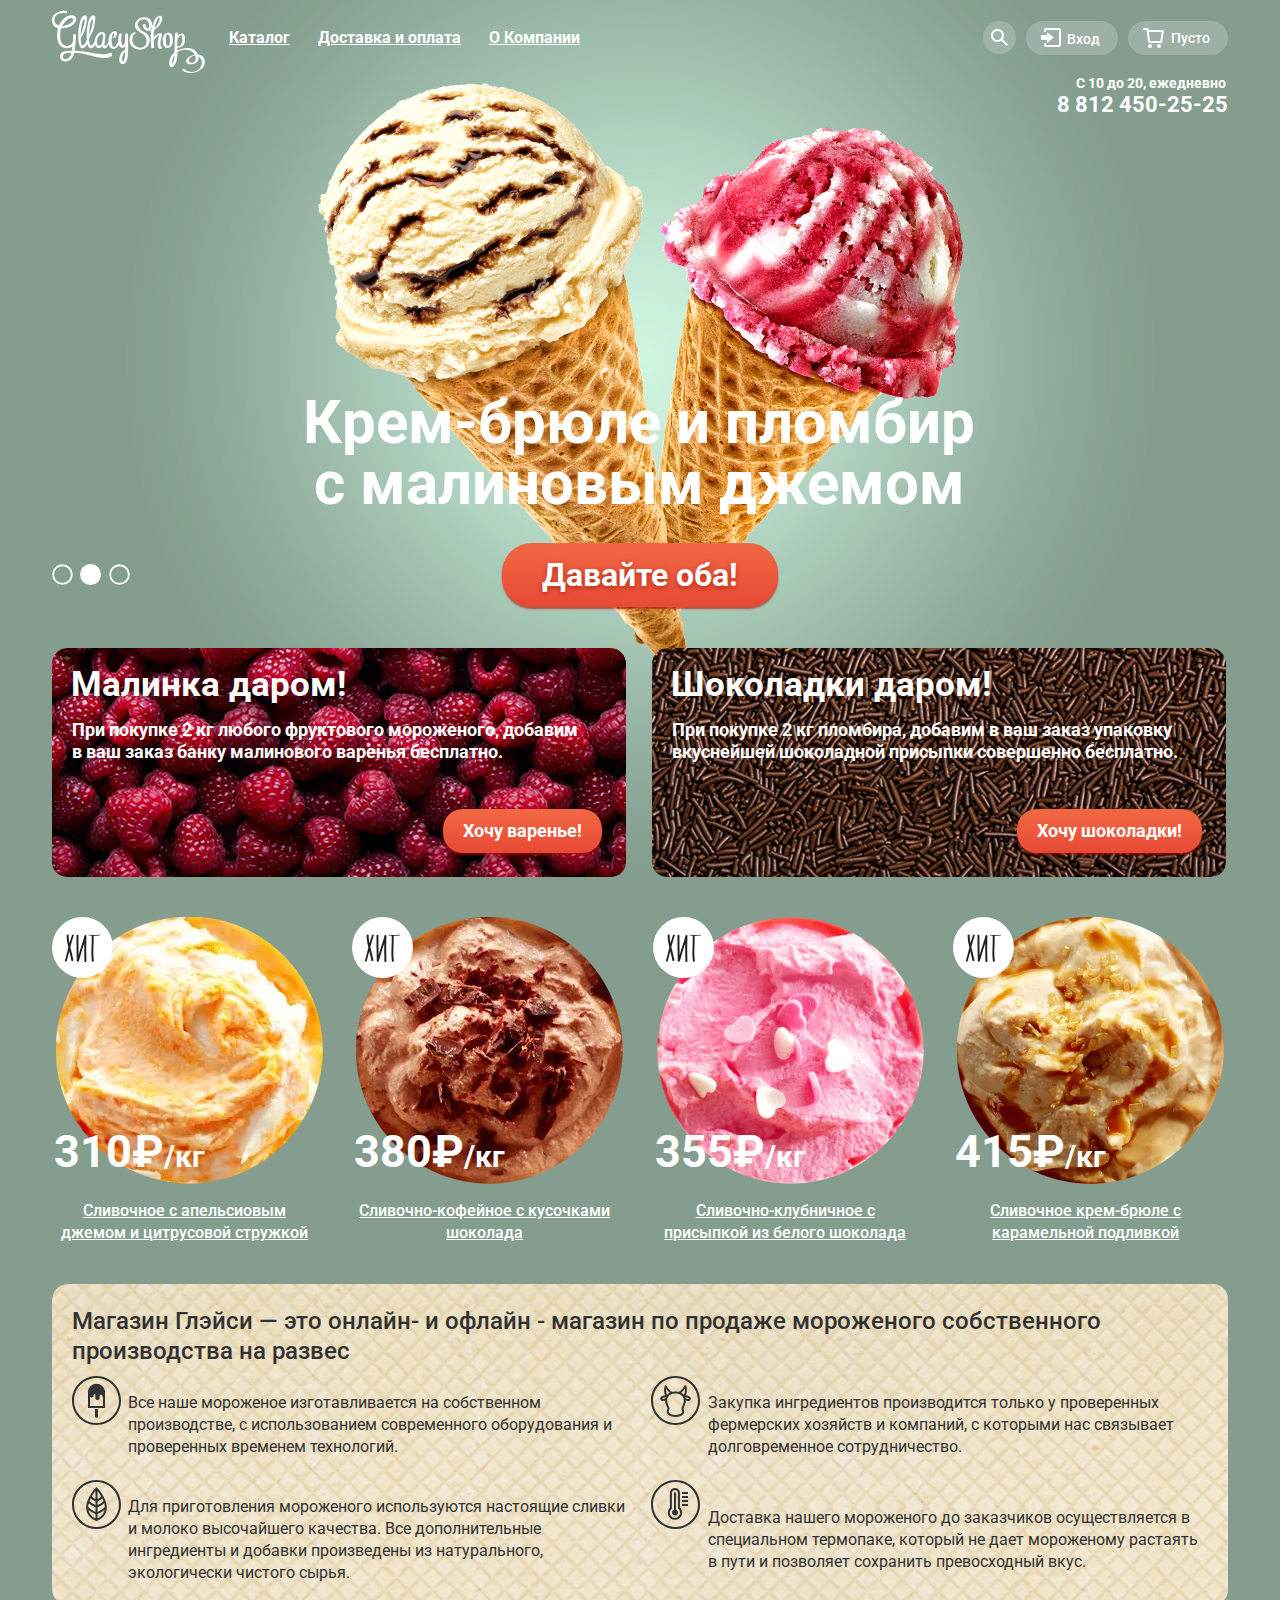
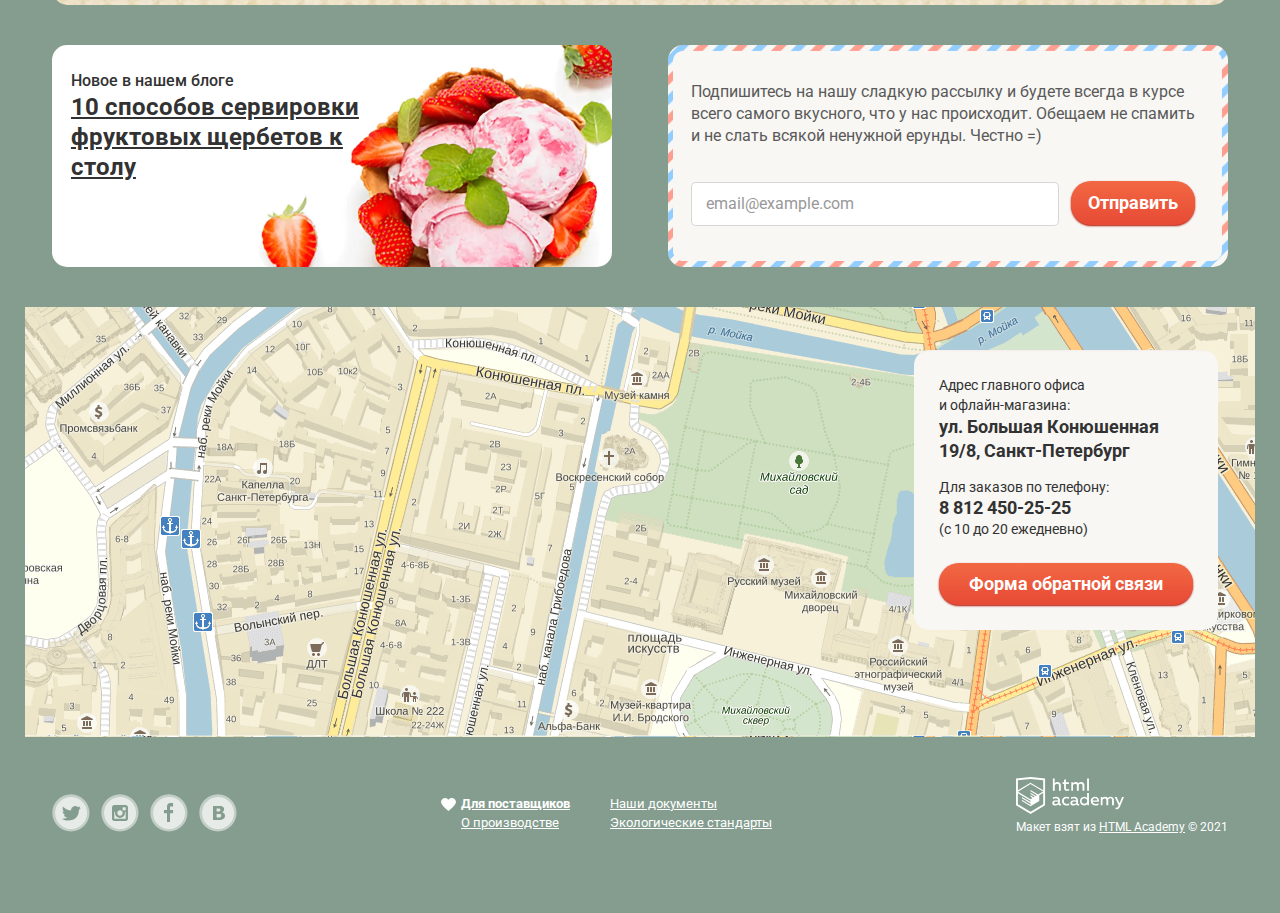
<file: index.html>
<!DOCTYPE html>
<html lang = "ru">
    <head>
        <meta charset = "utf-8">
        <meta name = "viewport" content = "width=device-width, initial-scale = 1.0">
        <meta name = "description" content = "Вкусное мороженое">
        <link rel = "icon" href = "img/favicon.ico" type = "image/x-icon">
        <link rel = "stylesheet" href = "css/normalize.css">
        <link rel = "stylesheet" href = "/css/index.css">
        <script src="https://api-maps.yandex.ru/2.1/?apikey=68985a47-960a-4e03-a0ec-021781f84150&lang=ru_RU" type="text/javascript">
        </script>
        <title>GLLACY</title>
    </head>
    <body>
        <div class = "content">
            <header class = "main-header">
                <div class = "header-navigation-wrapper">
                    <div class = "header-navigation-column-nav">
                        <div class = "nav-container">
                            <div class = "container-logo">
                                <img src = "img/logo.svg" width = "180" height = "75" alt = "Логотип GLLACY">
                            </div>
                            <div class = "nav-wrapper">
                                <div class = "nav-wrapper-row-main">
                                    <nav class = "main-navigation">
                                        <ul class = "main-navigation-list">
                                            <li class = "main-navigation-item catalog">
                                                <a href = "#">Каталог</a>
                                                <ul class = "catalog-navigation-list">
                                                    <li class = "catalog-navigation-new"><a href = "#">Новинки</a></li>
                                                    <li class = "catalog-navigation-item"><a href = "catalog.html">Сливочное</a></li>
                                                    <li class = "catalog-navigation-item"><a href = "#">Щербеты</a></li>
                                                    <li class = "catalog-navigation-item"><a href = "#">Фруктовый лед</a></li>
                                                    <li class = "catalog-navigation-item"><a href = "#">Мелорин</a></li>
                                                </ul>
                                            </li>
                                            <li class = "main-navigation-item"><a href ="#">Доставка и оплата</a></li>
                                            <li class = "main-navigation-item"><a href = "#">О Компании</a></li>
                                        </ul>
                                    </nav>
                                </div>
                                <div class = "nav-wrapper-row-user">
                                    <ul class = "user-navigation-list">
                                        <li class = "user-navigation-item user-navigation-button-search">
                                            <div class = "wrapper-search">
                                                <h2 class = "visually-hidden">Поиск</h2>
                                                <p class = "search-p">
                                                    <label class = "visually-hidden" for = "search">Поиск</label>
                                                    <input class = "input-search user-navigation-input" id = "search" name = "search" placeholder = "Крем-брюле" type = "search">
                                                </p>
                                            </div>
                                        </li>
                                        <li class = "user-navigation-item user-navigation-button-join">
                                            Вход
                                            <div class = "wrapper-personal-account">
                                                <h2 class = "visually-hidden">Вход в личный кабинет</h2>
                                                <form method = "POST" action = "index.html">
                                                    <p class = "personal-account-login">
                                                        <label class = "visually-hidden" for = "user_login">Логин</label>
                                                        <input class = "user-navigation-input" id = "user_login" type = "email" name = "login"
                                                            placeholder = "mail@example.com" required>
                                                    </p>
                                                    <p class = "personal-account-password">
                                                        <label class = "visually-hidden" for = "user_password">Пароль</label>
                                                        <input class = "user-navigation-input" id = "user_password" type = "password" name = "password"
                                                            placeholder = "********" required>
                                                    </p>
                                                    <div class = "personal-account-column">
                                                        <button class = "button button-personal-account" type = "submit">Войти</button>
                                                        <div class = "personal-link-row">
                                                            <a href = "#">Забыли пароль?</a>
                                                            <a href = "#">Новая регистрация</a>
                                                        </div>
                                                    </div>
                                                </form>
                                            </div>
                                        <li class = "user-navigation-item user-navigation-button-basket">
                                            <div class = "wrapper-basket">
                                                <h2 class = "visually-hidden">Корзина</h2>
                                                <ul class = "basket-list">
                                                    <li class = "basket-item">
                                                        <button class = "button button-basket" type = "button">
                                                        <svg version="1.1" id="Layer_1" xmlns="http://www.w3.org/2000/svg" xmlns:xlink="http://www.w3.org/1999/xlink" x="0px" y="0px"
                                                                width="11px" height="11px" viewBox="0 0 11 11" enable-background="new 0 0 11 11" xml:space="preserve">
                                                            <polygon fill="#231F20" points="10.979,0.728 10.271,0.021 5.5,4.792 0.729,0.021 0.021,0.728 4.793,5.5 0.021,10.271 0.728,10.979 
                                                                5.5,6.207 10.271,10.979 10.979,10.271 6.207,5.5 "/>
                                                        </svg>
                                                        </button>
                                                        <div class = "basket-item-row basket-img1"></div>
                                                        <div class = "basket-item-row basket-item-row-text">
                                                            Пломбир с апельсиновым джемом
                                                        </div>
                                                        <div class = "basket-item-row basket-item-row-price">
                                                            <p>1,5 кг x <span class = "basket-item-text"> 200 руб.</span></p>
                                                        </div>
                                                        <div class = "basket-item-row basket-item-row-sum">
                                                            300 руб.
                                                        </div>
                                                    </li>
                                                    <li class = "basket-item">
                                                        <button class = "button button-basket" type = "button">
                                                            <svg version="1.1" id="Layer_2" xmlns="http://www.w3.org/2000/svg" xmlns:xlink="http://www.w3.org/1999/xlink" x="0px" y="0px"
                                                                    width="11px" height="11px" viewBox="0 0 11 11" enable-background="new 0 0 11 11" xml:space="preserve">
                                                                <polygon fill="#231F20" points="10.979,0.728 10.271,0.021 5.5,4.792 0.729,0.021 0.021,0.728 4.793,5.5 0.021,10.271 0.728,10.979 
                                                                    5.5,6.207 10.271,10.979 10.979,10.271 6.207,5.5 "/>
                                                            </svg>
                                                        </button>
                                                        <div class = "basket-item-row basket-img2"></div>
                                                        <div class = "basket-item-row basket-item-row-text">
                                                            Клубничный пломбир с присыпкой<br> из белого шоколада
                                                        </div>
                                                        <div class = "basket-item-row basket-item-row-price">
                                                            <p>1,5 кг x <span class = "basket-item-text">300 руб.</span></p>
                                                        </div>
                                                        <div class = "basket-item-row basket-item-row-sum">
                                                            450 руб.
                                                        </div>
                                                    </li>
                                                </ul>
                                                <div class = "basket-column">
                                                    <p class = "basket-sum">Итого: 750 руб.</p>
                                                    <button class = "button button-basket-order" type = "button">Оформить заказ</button>
                                                </div>
                                            </div>
                                            <div class = "user-navigation-void-div"></div>
                                            <span class = "text-void-basket">Пусто</span><span class = "text-full-basket">2 товара</span>
                                        </li>
                                    </ul>
                                </div>
                            </div>
                        </div>
                    </div>
                    <div class = "header-navigation-column-about">
                        <div class = "header-work-time">С 10 до 20, ежедневно</div>
                        <div class = "header-phone-number">8 812 450-25-25</div>
                    </div>
                </div>
            </header>
            <main class = "main">
                <h1 class = "visually-hidden">Главная страница мазагина GLLACY</h1>
                <section class = "advertising">
                    <h2 class = "visually-hidden">Реклама мороженого</h2>
                    <div class = "wrapper-advertising">
                        <div class = "column-advertising ice">
                            <p class = "advertising-ice-cream">Крем-брюле и пломбир <br>с малиновым джемом</p>
                        </div>
                        <div class = "column-advertising">
                            <div class = "advertising-container">
                                <button class = "button-slider button-slider1 button" type = "button"></button>
                                <button class = "button-slider button-slider2 button" type = "button"></button>
                                <button class = "button-slider button-slider3 button" type = "button"></button>
                                <div class = "row-advertising button-advertising-container">
                                    <button class = "button advertising-button" type = "button">Давайте оба!</button>
                                </div>
                            </div>
                        </div>
                    </div>
                </section>
                <section class = "gifts">
                    <h2 class = "visually-hidden">Дополнительные вкусности</h2>
                    <div class = "wrapper-gifts">
                        <article class = "gifts-row raspberry">
                            <h3 class = "raspberry-title gifts-title">Малинка даром!</h3>
                            <p class = "raspberry-text gifts-text">При покупке 2 кг любого фруктового мороженого, добавим <br>
                            в ваш заказ банку малинового варенья бесплатно.</p>
                            <p class = "raspberry-link gifts-link"><a class = "button-gifts" href = "#">Хочу варенье!</a></p>
                        </article>
                        <article class = "gifts-row chocolate">
                            <h3 class = "chocolate-title gifts-title">Шоколадки даром!</h3>
                            <p class = "chocolate-text gifts-text">При покупке 2 кг пломбира, добавим в ваш заказ упаковку<br>
                            вкуснейшей шоколадной присыпки совершенно бесплатно.</p>
                            <p class = "chocolate-link gifts-link"><a class = "button-gifts" href = "#">Хочу шоколадки!</a></p>
                        </article>
                    </div>
                </section>
                <section class= "assortiment">
                    <h2 class = "visually-hidden">Ассортимент</h2>
                    <ul class = "assortment-list wrapper-assortment">
                        <li class = "assortment-item">
                            <picture class = "assortment-item-unit">
                                <source srcset="img/1.webp" type="image/webp">
                                <img src = "img/png/1.png" alt = "Сливочное с апельсиовым
                                    джемом и цитрусовой стружкой" width = "267" height = "267">
                                <p class = "assortment-item-weight">310₽<span class = "assortment-item-kilograms">/кг</span></p>
                                <figcaption>
                                    <a href = "#">Сливочное с апельсиовым<br>
                                    джемом и цитрусовой стружкой</a>
                                </figcaption>
                            </picture>
                            <button class = "button assortment-item-view-button" type = "button">Быстрый просмотр</button>
                        </li>
                        <li class = "assortment-item">
                            <picture class = "assortment-item-unit">
                                <source srcset="img/2.webp" type="image/webp">
                                <img src = "img/png/2.png" alt = "Сливочно-кофейное с кусочками
                                    шоколада" width = "267" height = "267">
                                <p class = "assortment-item-weight">380₽<span class = "assortment-item-kilograms">/кг</span></p>
                                <figcaption>
                                    <a href = "#">Сливочно-кофейное с кусочками<br>
                                        шоколада</a>
                                </figcaption>
                            </picture>
                            <button class = "button assortment-item-view-button" type = "button">Быстрый просмотр</button>
                        </li>
                        <li class = "assortment-item">
                            <picture class = "assortment-item-unit">
                                <source srcset="img/3.webp" type="image/webp">
                                <img src = "img/png/3.png" alt = "Сливочно-клубничное с
                                    присыпкой из белого шоколада" width = "267" height = "267">
                                <p class = "assortment-item-weight">355₽<span class = "assortment-item-kilograms">/кг</span></p>
                                <figcaption>
                                    <a href = "#">Сливочно-клубничное с<br>
                                        присыпкой из белого шоколада</a>
                                </figcaption>
                            </picture>
                            <button class = "button assortment-item-view-button" type = "button">Быстрый просмотр</button>
                        </li>
                        <li class = "assortment-item assortment-item-last">
                            <picture class = "assortment-item-unit">
                                <source srcset="img/4.webp" type="image/webp">
                                <img src = "img/png/4.png" alt = "Сливочное крем-брюле с
                                    карамельной подливкой" width = "267" height = "267">
                                <p class = "assortment-item-weight">415₽<span class = "assortment-item-kilograms">/кг</span></p>
                                <figcaption>
                                    <a href = "#">Сливочное крем-брюле с<br>
                                        карамельной подливкой</a>
                                </figcaption>
                            </picture>
                            <button class = "button assortment-item-view-button" type = "button">Быстрый просмотр</button>
                        </li>
                    </ul>
                </section>
                <section class = "advantages">
                    <div class = "wrapper-advantages">
                        <h2 class = "advantages-title">Магазин Глэйси — это онлайн- и офлайн - магазин по продаже мороженого собственного<br>
                        производства на развес</h2>
                        <ul class = "advantages-list">
                            <li class = "advantages-item advantages-item-ice">
                                <img src = "/img/ice.svg" width = "49" height = "49" alt = "иконка мороженого">
                                <p>
                                    Все наше мороженое изготавливается на собственном
                                    производстве, с использованием современного оборудования
                                    и проверенных временем технологий.
                                </p>
                            </li>
                            <li class = "advantages-item advantages-item-cow">
                                <img src = "/img/cow.svg" width = "49" height = "49" alt = "иконка коровы">
                                <p>
                                    Закупка ингредиентов  производится только у проверенных
                                    фермерских хозяйств и компаний, с которыми нас связывает
                                    долговременное сотрудничество.
                                </p>
                            </li>
                            <li class = "advantages-item advantages-item-sheet">
                                <img src = "/img/sheet.svg" width = "49" height = "49" alt = "иконка листа">
                                <p>
                                    Для приготовления мороженого используются настоящие
                                    сливки и молоко высочайшего качества. Все дополнительные
                                    ингредиенты и добавки произведены из натурального,
                                    экологически чистого сырья.
                                </p> 
                            </li>
                            <li class = "advantages-item advantages-item-thermometer">
                                <img src = "/img/thermometer.svg" width = "49" height = "49" alt = "иконка термометра">
                                <p>
                                    Доставка нашего мороженого до заказчиков осуществляется
                                    в специальном термопаке, который не дает мороженому
                                    растаять в пути и позволяет сохранить превосходный вкус.
                                </p>
                            </li>
                        </ul>
                    </div>
                </section>
                <section class = "useful">
                    <div class = "wrapper-useful">
                        <h2 class = "visually-hidden">Это интересно и полезно</h2>
                        <div class = "useful-row useful-news">
                            <article class = "blog-new">
                                <h3 class = "blog-new-title">Новое в нашем блоге</h3>
                                <p class = "blog-new-link"><a href = "#">10 способов сервировки<br>
                                    фруктовых щербетов к<br>столу</a></p>
                            </article>
                        </div>
                        <div class = "useful-row useful-post">
                            <article class = "mailing">
                                <h2 class = "visually-hidden">Подписка</h2>
                                <p class = "mailing-text">Подпишитесь на нашу сладкую рассылку и будете всегда в курсе
                                всего самого вкусного, что у нас происходит. Обещаем не
                                спамить и не слать всякой ненужной ерунды. Честно =)</p>
                                <form  class = "useful-form" method = "GET" action = "index.html">
                                    <p class = "form-mailing"><input class = "mailing-email-input" id = "useful-mailing-email" name = "mailing-email" 
                                        type = "email" placeholder = "email@example.com" required>
                                    <button class = "button useful-button-mailing" type = "submit">Отправить</button>
                                    </p>
                                </form>
                            </article>
                        </div>
                    </div>
                </section>
                <section class = "address">
                    <h2 class = "visually-hidden">Карта</h2>
                    <div class = "wrapper-address">
                        <div id = "yandex_map" class = "map_container"></div>
                        <img class = "map-ice visually-hidden" src = "/img/map-ice.png" width = "218" height = "80" alt = "ул. Большая Конюшенная 19/8, Санкт-Петербург">
                        <div class = "address-block">
                            <p class = "address-text">
                                Адрес главного офиса<br>
                                и офлайн-магазина:<br>
                                <span class = "address-text-bold">ул. Большая Конюшенная<br>
                                19/8, Санкт-Петербург</span>
                            </p>
                            <p class = "address-phone">
                                Для заказов по телефону:<br>
                                <span class = "address-phone-bold">8 812 450-25-25<br></span>
                                (с 10 до 20 ежедневно)
                            </p>
                            <button class = "button address-button" type = "button">Форма обратной связи</button>
                        </div>
                        <div class = "wrapper-feedback visually-hidden">
                            <h2 class = "feedback-text">Мы обязательно вам ответим!</h2>
                            <form id = "feedbackForm" class = "feedback-form" method = "POST" action = "index.html">
                                <p class = "feedback_user_name">
                                    <label class = "visually-hidden" for = "user_name">Ваше имя и фамилия</label>
                                    <input class = "user-name-feedback" id = "user_name" name = "user_name" type = "text"
                                        placeholder = "Имя Фамилия" required>
                                </p>
                                <p class = "feedback-user-email">
                                    <label class = "visually-hidden" for = "user-email">Ваш имейл адрес</label>
                                    <input class = "user-email-feedback" id = "user-email" name = "email" type = "email"
                                        placeholder = "email@example.com" required>
                                </p>
                                <p class = "feedback-about-user-p">
                                    <label class = "visually-hidden" for = "about-user">Расскажите о себе</label>
                                    <textarea class = "feedback-about-user" id = "about-user" name = "about-user" rows = "6"
                                        placeholder = "В свободной форме"></textarea>
                                </p>
                                <p class = "feedback-button">
                                    <label class = "visually-hidden" for = "sub_form_feedback">Отправить</label>
                                    <input id = "sub_form_feedback" name = "sub_feedback" class = "button button-feedback" type = "submit" value = "Отправить" form = "feedbackForm">
                                </p>
                            </form>
                            <button class = "button button-close-feedback" type = "button">
                                <svg version="1.1" id="Layer_3" xmlns="http://www.w3.org/2000/svg" xmlns:xlink="http://www.w3.org/1999/xlink" x="0px" y="0px"
                                    width="18px" height="17px" viewBox="0 0 18 17" enable-background="new 0 0 18 17" xml:space="preserve">
                                <polygon fill="#231F20" points="17.454,1.46 16.04,0.046 9,7.086 1.96,0.046 0.546,1.46 7.586,8.5 0.546,15.54 1.96,16.954 9,9.914 
                                    16.04,16.954 17.454,15.54 10.414,8.5 "/>
                                </svg>
                            </button>
                        </div>
                    </div>
                </section>
            </main>
            <footer class = "footer">
                <div class = "wrapper-footer">
                    <ul class = "social-network-list">
                        <li class = "social-network-item">
                            <a class = "twitter" href = "https://twitter.com/" aria-label = "Твиттер">
                                <svg version="1.1" xmlns="http://www.w3.org/2000/svg" xmlns:xlink="http://www.w3.org/1999/xlink" x="0px" y="0px" width="32px"
                                    height="32px" viewBox="0 0 32 32" enable-background="new 0 0 32 32" xml:space="preserve">
                                <g id="Layer_4">
                                </g>
                                <g id="Layer_5">
                                    <path fill="#FFFFFF" d="M16,0C7.164,0,0,7.164,0,16c0,8.837,7.164,16,16,16c8.837,0,16-7.163,16-16C32,7.164,24.837,0,16,0z
                                        M23.944,12.809c-0.251,6.516-3.463,10.832-10.992,10.702c-0.14,0-0.205,0-0.233,0c-0.015,0-0.021,0-0.021,0
                                        c-0.029,0-0.094,0-0.232,0c-0.447,0-4.543-0.443-5.344-1.823c2.479,0.19,4.247-0.406,5.12-1.136
                                        c-1.048-0.289-2.923-0.461-3.251-2.848c0.384,0.104,0.618,0.221,1.299,0.113c-1.307-0.824-2.758-1.519-2.679-3.643
                                        c0.311,0.317,1.164,0.518,1.46,0.457c-0.768-0.233-2.149-3.244-0.974-4.781c1.984,1.79,4.075,3.482,7.804,3.643
                                        c0.227-2.214,1.24-3.699,3.168-4.325c1.84-0.479,3.255,0.26,3.901,1.138c0.737-0.224,1.453-0.466,2.193-0.685
                                        c-0.004,0.833-0.569,1.463-0.935,1.709c0.747,0.165,1.423-0.475,1.423-0.475C25.467,11.818,24.557,12.58,23.944,12.809z"/>
                                </g>
                                </svg>
                            </a>
                        </li>
                        <li class = "social-network-item">
                            <a href = "https://instagram.com/" aria-label = "Инстаграм">
                                <svg version="1.1" id="Layer_6" xmlns="http://www.w3.org/2000/svg" xmlns:xlink="http://www.w3.org/1999/xlink" x="0px" y="0px"
                                    width="32px" height="32px" viewBox="0 0 32 32" enable-background="new 0 0 32 32" xml:space="preserve">
                                <g>
                                    <path fill="#FFFFFF" d="M20.916,16c0,2.728-2.211,4.938-4.938,4.938S11.039,18.728,11.039,16c0-0.394,0.051-0.773,0.138-1.14
                                        h-0.897v6.838h11.396V14.86h-0.897C20.865,15.227,20.916,15.606,20.916,16z"/>
                                    <path fill="#FFFFFF" d="M15.978,18.659c1.466,0,2.659-1.193,2.659-2.659s-1.193-2.659-2.659-2.659
                                        c-1.466,0-2.659,1.193-2.659,2.659S14.511,18.659,15.978,18.659z"/>
                                    <rect x="18.637" y="10.302" fill="#FFFFFF" width="3.039" height="3.039"/>
                                    <path fill="#FFFFFF" d="M16,0C7.164,0,0,7.164,0,16c0,8.837,7.164,16,16,16c8.837,0,16-7.163,16-16C32,7.164,24.837,0,16,0z
                                        M23.955,21.698c0,1.254-1.025,2.279-2.279,2.279H10.279C9.026,23.978,8,22.952,8,21.698V10.302c0-1.253,1.026-2.279,2.279-2.279
                                        h11.396c1.254,0,2.279,1.026,2.279,2.279V21.698z"/>
                                </g>
                                </svg>
                            </a>
                        </li>
                        <li class = "social-network-item">
                            <a href = "https://facebook.com/" aria-label = "Фейсбук">
                                <svg xmlns="http://www.w3.org/2000/svg" width="32" height="32" viewBox="0 0 32 32">
                                    <path fill="#FFF" d="M16 0C7.164 0 0 7.163 0 16s7.164 16 16 16c8.837 0 16-7.164 16-16S24.837 0 16 0zm4.062 9.455h-3.021v3.444h3.021v3.445h-3.021v8.61H14.02v-8.61H11v-3.445h3.021V9.455c0-1.902 1.353-3.445 3.021-3.445h3.021v3.445z"/>
                                </svg>
                            </a>
                        </li>
                        <li class = "social-network-item">
                            <a href = "https://vk.com/" aria-label = "Вконтакте">
                                <svg version="1.1" id="Layer_7" xmlns="http://www.w3.org/2000/svg" xmlns:xlink="http://www.w3.org/1999/xlink" x="0px" y="0px"
                                    width="32px" height="32px" viewBox="0 0 32 32" enable-background="new 0 0 32 32" xml:space="preserve">
                                <g>
                                    <path fill="#FFFFFF" d="M16.637,14.495c0.402-0.019,0.719-0.082,0.951-0.188c0.326-0.145,0.54-0.33,0.641-0.559
                                        c0.101-0.229,0.15-0.496,0.15-0.797c0-0.232-0.058-0.465-0.174-0.697c-0.116-0.232-0.322-0.405-0.617-0.517
                                        c-0.264-0.1-0.592-0.155-0.984-0.165c-0.392-0.009-0.943-0.014-1.652-0.014h-0.339v2.965h0.565
                                        C15.749,14.523,16.235,14.514,16.637,14.495z"/>
                                    <path fill="#FFFFFF" d="M18.118,17.084c-0.282-0.081-0.672-0.125-1.166-0.132c-0.494-0.006-1.012-0.009-1.55-0.009h-0.79v3.493
                                        h0.264c1.014,0,1.74-0.003,2.18-0.009c0.438-0.007,0.843-0.088,1.212-0.245c0.377-0.157,0.633-0.364,0.774-0.625
                                        s0.214-0.562,0.214-0.9c0-0.446-0.088-0.788-0.261-1.03C18.825,17.386,18.531,17.204,18.118,17.084z"/>
                                    <path fill="#FFFFFF" d="M16,0C7.164,0,0,7.164,0,16c0,8.837,7.164,16,16,16c8.837,0,16-7.163,16-16C32,7.164,24.837,0,16,0z
                                        M22.602,20.531c-0.273,0.533-0.646,0.976-1.124,1.327c-0.552,0.415-1.161,0.71-1.823,0.886s-1.501,0.264-2.519,0.264h-6.121V8.987
                                        h5.443c1.13,0,1.957,0.038,2.48,0.113c0.524,0.076,1.045,0.242,1.561,0.5c0.533,0.27,0.929,0.632,1.189,1.087
                                        c0.26,0.455,0.392,0.975,0.392,1.558c0,0.678-0.179,1.278-0.536,1.795c-0.358,0.518-0.863,0.92-1.517,1.208v0.075
                                        c0.917,0.182,1.642,0.559,2.179,1.13c0.537,0.571,0.807,1.325,0.807,2.261C23.013,19.392,22.875,19.997,22.602,20.531z"/>
                                </g>
                                </svg>
                            </a>
                        </li>
                    </ul>
                    <ul class = "footer-about-us-wrapper-list">
                        <li class = "footer-about-us-wrapper-item">
                            <ul class = "footer-document-list">
                                <li class = "about-us-item">
                                    <a href = "#">Для поставщиков</a>
                                </li>
                                <li class = "about-us-item">
                                    <a href = "#">О производстве</a>
                                </li>
                            </ul>
                        </li>
                        <li class = "footer-about-us-wrapper-item">
                            <ul class = "about-us-list">
                                <li class = "about-us-item">
                                    <a href = "#">Наши документы</a>
                                </li>
                                <li class = "about-us-item">
                                    <a href = "#">Экологические стандарты</a>
                                </li>
                            </ul>
                        </li>
                    </ul>
                    <div class = "logo-htmlacademy">
                        <a href = "https://htmlacademy.ru/intensive/htmlcss">
                            <img src = "img/logo-htmlacademy.svg" width = "108" height = "39" alt = "Лого html academy">
                        </a>
                        <p class = "copyright">Макет взят из <a href = "https://htmlacademy.ru/intensive/htmlcss">HTML Academy</a> © 2021</p>
                    </div>
                </div>
            </footer>
        </div>
        
        <script src = "js/index_feedback-popup.js"></script>
        <script src="js/yandexMap.js"></script>
        <script src="js/mainSlider.js"></script>
    </body>
</html>
</file>
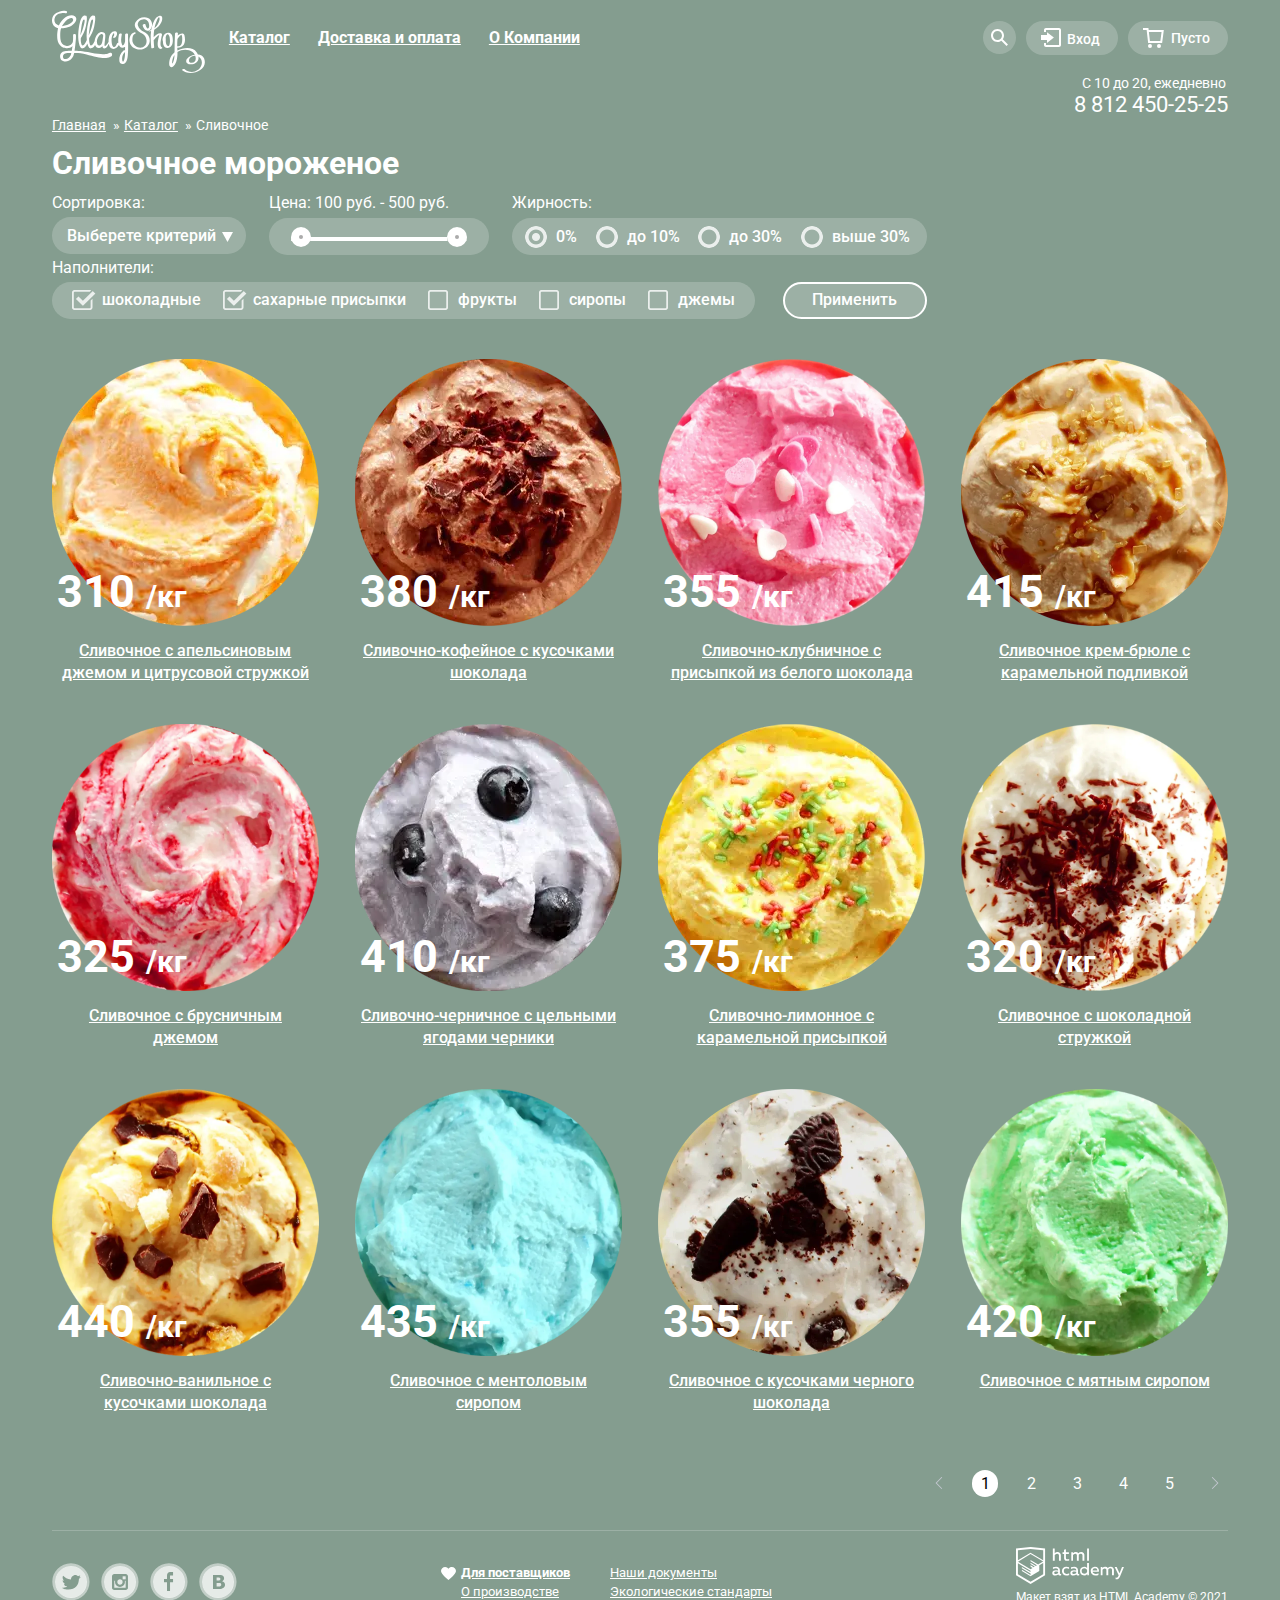
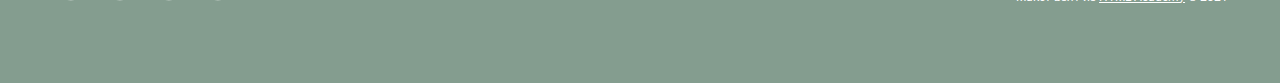
<file: catalog.html>
<!DOCTYPE html>
<html lang = "ru">
    <head>
        <meta charset = "utf-8">
        <meta name = "viewport" content = "width=device-width, initial-scale = 1.0">
        <meta name = "description" content = "Вкусное мороженое">
        <link rel = "icon" href = "img/favicon.ico" type = "image/x-icon">
        <link rel = "stylesheet" href = "css/normalize.css">
        <link rel = "stylesheet" href = "/css/catalog.css">
        <title>GLLACY</title>
    </head>
    <body>
        <div class = "content">
            <header class = "main-header">
                <div class = "header-navigation-wrapper">
                    <div class = "header-navigation-column-nav">
                        <div class = "nav-container">
                            <div class = "container-logo">
                               <a href = "index.html" target = "_blank">
                                    <img src = "img/logo.svg" width = "180" height = "75" alt = "Логотип GLLACY">
                               </a>
                            </div>
                            <div class = "nav-wrapper">
                                <div class = "nav-wrapper-row-main">
                                    <nav class = "main-navigation">
                                        <ul class = "main-navigation-list">
                                            <li class = "main-navigation-item catalog">
                                                <a href = "#">Каталог</a>
                                                <ul class = "catalog-navigation-list">
                                                    <li class = "catalog-navigation-new"><a href = "#">Новинки</a></li>
                                                    <li class = "catalog-navigation-item"><a href = "catalog.html">Сливочное</a></li>
                                                    <li class = "catalog-navigation-item"><a href = "#">Щербеты</a></li>
                                                    <li class = "catalog-navigation-item"><a href = "#">Фруктовый лед</a></li>
                                                    <li class = "catalog-navigation-item"><a href = "#">Мелорин</a></li>
                                                </ul>
                                            </li>
                                            <li class = "main-navigation-item"><a href ="#">Доставка и оплата</a></li>
                                            <li class = "main-navigation-item"><a href = "#">О Компании</a></li>
                                        </ul>
                                    </nav>
                                </div>
                                <div class = "nav-wrapper-row-user">
                                    <ul class = "user-navigation-list">
                                        <li class = "user-navigation-item user-navigation-button-search">
                                            <div class = "wrapper-search">
                                                <h2 class = "visually-hidden">Поиск</h2>
                                                <p class = "search-p">
                                                    <label class = "visually-hidden" for = "search">Поиск</label>
                                                    <input class = "input-search user-navigation-input" id = "search" name = "search" placeholder = "Крем-брюле" type = "search">
                                                </p>
                                            </div>
                                        </li>
                                        <li class = "user-navigation-item user-navigation-button-join">
                                            Вход
                                            <div class = "wrapper-personal-account">
                                                <h2 class = "visually-hidden">Вход в личный кабинет</h2>
                                                <form method = "POST" action = "index.html">
                                                    <p class = "personal-account-login">
                                                        <label class = "visually-hidden" for = "user_login">Логин</label>
                                                        <input class = "user-navigation-input" id = "user_login" type = "email" name = "login"
                                                            placeholder = "mail@example.com" required>
                                                    </p>
                                                    <p class = "personal-account-password">
                                                        <label class = "visually-hidden" for = "user_password">Пароль</label>
                                                        <input class = "user-navigation-input" id = "user_password" type = "password" name = "password"
                                                            placeholder = "********" required>
                                                    </p>
                                                    <div class = "personal-account-column">
                                                        <button class = "button button-personal-account" type = "submit">Войти</button>
                                                        <div class = "personal-link-row">
                                                            <a href = "#">Забыли пароль?</a>
                                                            <a href = "#">Новая регистрация</a>
                                                        </div>
                                                    </div>
                                                </form>
                                            </div>
                                        <li class = "user-navigation-item user-navigation-button-basket">
                                            <div class = "wrapper-basket">
                                                <h2 class = "visually-hidden">Корзина</h2>
                                                <ul class = "basket_list">
                                                    <div class = "no_product_in_basket">
                                                        <div class = "inner">Товаров в корзине нет</div>
                                                    </div>
                                                </ul>
                                                <div class = "basket-column">
                                                    <p class = "basket-sum">Итого: <span class = "sum_of_product">0</span> руб.</p>
                                                    <button class = "button button-basket-order" type = "button">Оформить заказ</button>
                                                </div>
                                            </div>
                                            <div class = "user-navigation-void-div"></div>
                                            <div class = "out_basket"><span class = "text-void-basket">Пусто</span></div>
                                        </li>
                                    </ul>
                                </div>
                            </div>
                        </div>
                    </div>
                    <div class = "header-navigation-column-about">
                        <div class = "header-work-time">С 10 до 20, ежедневно</div>
                        <div class = "header-phone-number">8 812 450-25-25</div>
                    </div>
                </div>
            </header>
            <main class = "main">
                <div class = "wrapper-breads">
                    <ul class = "breads breads_list_catalog">
                        <li class = "breads_item index-page">
                            <a href = "index.html">Главная</a> 
                        </li>
                        <li class = "breads_item catalog_page">
                            <a href = "#">Каталог</a>
                        </li>
                        <li class = "breads_item creamy_page">
                            Сливочное
                        </li>
                    </ul>
                </div>
                <h1 class = "main-title">Сливочное мороженое</h1>
                <div class = "wrapper-sort">
                    <form method = "GET" action = "catalog.html" name = "sorting_form">
                        <div class = "wrapper_sorting_form_row">
                            <fieldset class = "sorting">
                                <legend class = "sorting-title">Сортировка:</legend>
                                <ul class = "wrapper_sorting_list wrapper_sorting_section">
                                    <li class = "selected_sorting" onclick = "onClickLi()">
                                        <span class = "about_sort_check">Выберете критерий</span>
                                        <ul class = "sorting-list sorting_form_column">
                                            <li class = "sorting-item">
                                                <label class = "sorting_by_top">
                                                    <input id = "priority1" type = "radio" name = "priority"  value = "top" class = "visually-hidden" onchange="isCheck()" onclick = "onClickLi()">
                                                    по популярности
                                                </label>
                                            </li>
                                            <li class = "sorting-item">
                                                <label class = "sorting_by_poor">
                                                    <input id = "priority2" type = "radio" name = "priority"  value = "poor" class = "visually-hidden" onchange="isCheck()" onclick = "onClickLi()">
                                                    сначала недорогие
                                                </label>
                                            </li>
                                            <li class = "sorting-item">
                                                <label class = "sorting_by_expensive">
                                                    <input id = "priority3" type = "radio" name = "priority" value = "cheap" class = "visually-hidden" onchange="isCheck()" onclick = "onClickLi()">
                                                    сначала дорогие
                                                </label>
                                            </li>
                                            <li class = "sorting-item">
                                                <label class = "sorting_by_fat">
                                                    <input id = "priority4" type = "radio" name = "priority" value = "fat_content" class = "visually-hidden" onchange="isCheck()" onclick = "onClickLi()">
                                                    по жирности
                                                </label>
                                            </li>
                                        </ul>
                                    </li>
                            </fieldset>
                            <fieldset class = "price-sorting sorting_form_column">
                                <legend>Цена: <span class = "min_value_price">100</span> руб. - 
                                    <span class = "max_value_price">500</span> руб.</legend>
                                    <div class = "wrapper_sorting_price wrapper_sorting_section">
                                        <div class = "range_price">
                                            <div class = "range_between"></div>
                                            <button class = "range_btn range_btn_1" type = "text"></button>
                                            <button class = "range_btn range_btn_2" type = "text"></button>
                                        </div>
                                    </div>
                                    <input id = "min_price" name = "inp_min_price" type = "number" min = "100"
                                        max = "500" value = "100" class = "visually-hidden">
                                    <input id = "max_price" name = "inp_max_price" type = "number" min = "100"
                                        max = "500" value = "500" class = "visually-hidden">
                            </fieldset>
                            <fieldset class = "fat-content-sorting">
                                <legend>Жирность:</legend>
                                <ul class = "fat-content-sorting-list sorting_form_column wrapper_sorting_section">
                                    <li class = "fat-content-sorting-item">
                                        <label>
                                            <input id = "0" name = "fat" type = "radio" value = "0" class = "visually-hidden" checked>
                                            0%
                                            <div class = "radio_check"></div>
                                        </label>
                                    </li>
                                    <li class = "fat-content-sorting-item">
                                        <label>
                                            <input id = "10" name = "fat" type = "radio" value = "10" class = "visually-hidden">
                                            до 10%
                                            <div class = "radio_check"></div>
                                        </label>
                                    </li>
                                    <li class = "fat-content-sorting-item">
                                        <label>
                                            <input id = "30" name = "fat" type = "radio" value = "30" class = "visually-hidden">
                                            до 30%
                                            <div class = "radio_check"></div>
                                        </label>
                                    </li>
                                    <li class = "fat-content-sorting-item">
                                        <label>
                                            <input id = "30+" name = "fat" type = "radio" value = "30+" class = "visually-hidden">
                                            выше 30%
                                            <div class = "radio_check"></div>
                                        </label>
                                    </li>
                                </ul>
                            </fieldset>
                        </div>
                        <div class = "wrapper_sorting_form_row">
                            <fieldset class = "fillers-sorting">
                                <legend>Наполнители:</legend>
                                <ul class = "fillers-sorting-list sorting_form_column wrapper_sorting_section">
                                    <li class = "fillers-sorting-item">
                                        <label>
                                            <input id = "chocolate" type = "checkbox" name = "chocolate"  class = "visually-hidden" checked>
                                            шоколадные
                                            <div class = "chekcbox_check"></div>
                                        </label>
                                    </li>
                                    <li class = "fillers-sorting-item">
                                        <label>
                                            <input id = "sugar" type = "checkbox" name = "sugar"  class = "visually-hidden" checked>
                                            сахарные присыпки
                                            <div class = "chekcbox_check"></div>
                                        </label>
                                    </li>
                                    <li class = "fillers-sorting-item">
                                        <label>
                                            <input id = "fruits" type = "checkbox" name = "fruits" class = "visually-hidden">
                                            фрукты
                                            <div class = "chekcbox_check"></div>
                                        </label>
                                    </li>
                                    <li class = "fillers-sorting-item">
                                        <label>
                                            <input id = "syrups" type = "checkbox" name = "syrups" class = "visually-hidden">
                                            сиропы
                                            <div class = "chekcbox_check"></div>
                                        </label>
                                    </li>
                                    <li class = "fillers-sorting-item">
                                        <label>
                                            <input id = "jams" type = "checkbox" name = "jams" class = "visually-hidden">
                                            джемы
                                            <div class = "chekcbox_check"></div>
                                        </label>
                                    </li>
                                </ul>
                            </fieldset>
                            <button class = "submit-sorting sorting_form_column" type = "submit">Применить</button>
                        </div>
                    </form>
                </div>
                <section class = "assortment">
                    <h2 class = "visually-hidden">Ассортимент</h2>
                    <ul class = "wrapper-assortment assortiment-list">
                        <li class = "orange-ice">
                            <figure class = "ice_item">
                                <h3 class = "visually-hidden">Апельсиновое</h3>
                                <img src = "img/1.webp" alt = "Сливочное с апельсиновым
                                джемом и цитрусовой стружкой" width = "267" height = "267">
                                <p class = "price">310 <span class = "weight">/кг</span></p>
                                <figcaption class = "about_ice"><a href = "#">Сливочное с апельсиновым <br>джемом и цитрусовой стружкой</a></figcaption>
                                <button class = "button_add_box" value = "orange-ice" type = "button">Добавить в корзину</button>
                            </figure>
                        </li>
                        <li class = "chocolate-ice">
                            <figure class = "ice_item">
                                <h3 class = "visually-hidden">Шоколадное</h3>
                                <img src = "img/2.webp" alt = "Сливочно-кофейное с кусочками шоколада" width = "267" height = "267">
                                <p class = "price">380 <span class = "weight">/кг</span></p>
                                <figcaption class = "about_ice"><a href = "#">Сливочно-кофейное с кусочками <br>шоколада</a></figcaption>
                                <button class = "button_add_box" value = "chocolate-ice" type = "button">Добавить в корзину</button>
                            </figure>
                        </li>
                        <li class = "strawberry-ice">
                            <figure class = "ice_item">
                                <h3 class = "visually-hidden">Клубничное</h3>
                                <img src = "img/3.webp" alt = "Сливочно-клубничное с присыпкой из белого шоколада" width = "267" height = "267">
                                <p class = "price">355 <span class = "weight">/кг</span></p>
                                <figcaption class = "about_ice"><a href = "#">Сливочно-клубничное с <br>присыпкой из белого шоколада</a></figcaption>
                                <button class = "button_add_box" value = "strawberry-ice" type = "button">Добавить в корзину</button>
                            </figure>
                        </li>
                        <li class = "creme-brulee-ice">
                            <figure class = "ice_item">
                                <h3 class = "visually-hidden">Крем-брюле</h3>
                                <img src = "img/4.webp" alt = "Сливочное крем-брюле с карамельной подливкой" width = "267" height = "267">
                                <p class = "price">415 <span class = "weight">/кг</span></p>
                                <figcaption class = "about_ice"><a href = "#">Сливочное крем-брюле с <br>карамельной подливкой</a></figcaption>
                                <button class = "button_add_box" value = "creme-brulee-ice" type = "button">Добавить в корзину</button>
                            </figure>
                        </li>
                        <li class ="lingonberry-ice">
                            <figure class = "ice_item">
                                <h3 class = "visually-hidden">Брусника</h3>
                                <img src = "img/21.webp" alt = "Сливочное с брусничным джемом" width = "267" height = "267">
                                <p class = "price">325 <span class = "weight">/кг</span></p>
                                <figcaption class = "about_ice"><a href = "#">Сливочное с брусничным<br> джемом</a></figcaption>
                                <button class = "button_add_box" value = "lingonberry-ice" type = "button">Добавить в корзину</button>
                            </figure>
                        </li>
                        <li class ="blueberries-ice">
                            <figure class = "ice_item">
                                <h3 class = "visually-hidden">Черника</h3>
                                <img src = "img/22.webp" alt = "Сливочно-черничное с цельными ягодами черники" width = "267" height = "267">
                                <p class = "price">410 <span class = "weight">/кг</span></p>
                               <figcaption class = "about_ice"> <a href = "#">Сливочно-черничное с цельными<br> ягодами черники</a></figcaption>
                               <button class = "button_add_box" value = "blueberries-ice" type = "button">Добавить в корзину</button>
                            </figure>
                        </li>
                        <li class ="lemon-ice">
                            <figure class = "ice_item">
                                <h3 class = "visually-hidden">Лимон и карамель</h3>
                                <img src = "img/23.webp" alt = "Сливочно-лимонное с карамельной присыпкой" width = "267" height = "267">
                                <p class = "price">375 <span class = "weight">/кг</span></p>
                                <figcaption class = "about_ice"><a href = "#">Сливочно-лимонное с <br>карамельной присыпкой</a></figcaption>
                                <button class = "button_add_box" value = "lemon-ice" type = "button">Добавить в корзину</button>
                            </figure>
                        </li>
                        <li class = "chocolate-chips-ice">
                            <figure class = "ice_item">
                                <h3 class = "visually-hidden">Шоколадная стружка</h3>
                                <img src = "img/24.webp" alt = "Сливочное с шоколадной стружкой" width = "267" height = "267">
                                <p class = "price">320 <span class = "weight">/кг</span></p>
                                <figcaption class = "about_ice"><a href = "#">Сливочное с шоколадной <br>стружкой</a></figcaption>
                                <button class = "button_add_box" value = "chocolate-chips-ice" type = "button">Добавить в корзину</button>
                            </figure>
                        </li>
                        <li class = "vanilla-ice">
                            <figure class = "ice_item">
                                <h3 class = "visually-hidden">Ванильное</h3>
                                <img src = "img/31.webp" alt = "Сливочно-ванильное с кусочками шоколада" width = "267" height = "267">
                                <p class = "price">440 <span class = "weight">/кг</span></p>
                                <figcaption class = "about_ice"><a href = "#">Сливочно-ванильное с <br>кусочками шоколада</a></figcaption>
                                <button class = "button_add_box" value = "vanilla-ice" type = "button">Добавить в корзину</button>
                            </figure>
                        </li>
                        <li class = "menthol-ice">
                            <figure class = "ice_item">
                                <h3 class = "visually-hidden">Ментоловое</h3>
                                <img src = "img/32.webp" alt = "Сливочноe с ментоловым сиропом" width = "267" height = "267">
                                <p class = "price">435 <span class = "weight">/кг</span></p>
                                <figcaption class = "about_ice"><a href = "#">Сливочноe с ментоловым <br>сиропом</a></figcaption>
                                <button class = "button_add_box" value = "menthol-ice" type = "button">Добавить в корзину</button>
                            </figure>
                        </li>
                        <li class = "dark-chocolate-ice">
                            <figure class = "ice_item">
                                <h3 class = "visually-hidden">Черный шоколад</h3>
                                <img src = "img/33.webp" alt = "Сливочное с кусочками черного шоколада" width = "267" height = "267">
                                <p class = "price">355 <span class = "weight">/кг</span></p>
                                <figcaption class = "about_ice"><a href = "#">Сливочное с кусочками черного<br> шоколада</a></figcaption>
                                <button class = "button_add_box" value = "dark-chocolate-ice" type = "button">Добавить в корзину</button>
                            </figure>
                        </li>
                        <li class = "mint-ice">
                            <figure class = "ice_item">
                                <h3 class = "visually-hidden">Мятное</h3>
                                <img src = "img/34.webp" alt = "Сливочное с мятным сиропом" width = "267" height = "267">
                                <p class = "price">420 <span class = "weight">/кг</span></p>
                                <figcaption class = "about_ice"><a href = "#">Сливочное с мятным сиропом</a></figcaption>
                                <button class = "button_add_box" value = "mint-ice" type = "button">Добавить в корзину</button>
                            </figure>
                        </li>
                    </ul>
                <div class = "pagination-list">
                    <input id = "prev_page" class = "page_indicator pagination-prev pag_btn" type = "radio" name ="number_of_page">
                    <label for = "prev_button" class = "prev_indicator">
                        <svg class = "prev_icon" version="1.1" id="Layer_1" xmlns="http://www.w3.org/2000/svg" xmlns:xlink="http://www.w3.org/1999/xlink" x="0px" y="0px" transform="rotate(180)"
                        width="8px" height="12px" opacity = "1" viewBox="0 0 8 12" enable-background="new 0 0 8 12" xml:space="preserve">
                        <path fill="#C1C6CE" d="M7.237,5.642L1.729,0.133c-0.198-0.198-0.519-0.198-0.716,0s-0.198,0.519,0,0.716L6.163,6l-5.151,5.15
                            c-0.198,0.198-0.198,0.519,0,0.717c0.099,0.099,0.229,0.148,0.358,0.148c0.129,0,0.259-0.05,0.358-0.148l5.509-5.509
                            C7.436,6.16,7.436,5.84,7.237,5.642z"/>
                    </svg>
                    </label>
                    <input id = "page_1" class = "pagination-prev pag_btn" type = "radio" name ="number_of_page" value = "1" checked>
                    <label for = "page_1" class = "page_indicator">1</label>
                    <input id = "page_2" class = "pagination-prev pag_btn" type = "radio" name ="number_of_page" value = "2">
                    <label for = "page_2" class = "page_indicator">2</label>
                    <input id = "page_3" class = "pagination-prev pag_btn" type = "radio" name ="number_of_page" value = "3">
                    <label for = "page_3" class = "page_indicator">3</label>
                    <input id = "page_4" class = "pagination-prev pag_btn" type = "radio" name ="number_of_page" value = "4">
                    <label for = "page_4" class = "page_indicator">4</label>
                    <input id = "page_5" class = "pagination-prev pag_btn" type = "radio" name ="number_of_page" value = "5">
                    <label for = "page_5" class = "page_indicator">5</label>
                    <input id = "next_page" class = "page_indicator pagination-next pag_btn" type = "radio" name ="number_of_page">
                    <label class="next_indicator" for = "next_page">
                        <svg class = "next_icon" version="1.1" id="Layer_1" xmlns="http://www.w3.org/2000/svg" xmlns:xlink="http://www.w3.org/1999/xlink" x="0px" y="0px"
                            width="8px" height="12px" opacity = "1" viewBox="0 0 8 12" enable-background="new 0 0 8 12" xml:space="preserve">
                            <path fill="#C1C6CE" d="M7.237,5.642L1.729,0.133c-0.198-0.198-0.519-0.198-0.716,0s-0.198,0.519,0,0.716L6.163,6l-5.151,5.15
                                c-0.198,0.198-0.198,0.519,0,0.717c0.099,0.099,0.229,0.148,0.358,0.148c0.129,0,0.259-0.05,0.358-0.148l5.509-5.509
                                C7.436,6.16,7.436,5.84,7.237,5.642z"/>
                        </svg>
                    </label>
                </div>
            </section>
        </main>
        <footer class = "footer">
            <div class = "wrapper-footer">
                <ul class = "social-network-list">
                    <li class = "social-network-item">
                        <a class = "twitter" href = "https://twitter.com/" aria-label = "Твиттер">
                            <svg version="1.1" xmlns="http://www.w3.org/2000/svg" xmlns:xlink="http://www.w3.org/1999/xlink" x="0px" y="0px" width="32px"
                                height="32px" viewBox="0 0 32 32" enable-background="new 0 0 32 32" xml:space="preserve">
                            <g id="Layer_4">
                            </g>
                            <g id="Layer_5">
                                <path fill="#FFFFFF" d="M16,0C7.164,0,0,7.164,0,16c0,8.837,7.164,16,16,16c8.837,0,16-7.163,16-16C32,7.164,24.837,0,16,0z
                                    M23.944,12.809c-0.251,6.516-3.463,10.832-10.992,10.702c-0.14,0-0.205,0-0.233,0c-0.015,0-0.021,0-0.021,0
                                    c-0.029,0-0.094,0-0.232,0c-0.447,0-4.543-0.443-5.344-1.823c2.479,0.19,4.247-0.406,5.12-1.136
                                    c-1.048-0.289-2.923-0.461-3.251-2.848c0.384,0.104,0.618,0.221,1.299,0.113c-1.307-0.824-2.758-1.519-2.679-3.643
                                    c0.311,0.317,1.164,0.518,1.46,0.457c-0.768-0.233-2.149-3.244-0.974-4.781c1.984,1.79,4.075,3.482,7.804,3.643
                                    c0.227-2.214,1.24-3.699,3.168-4.325c1.84-0.479,3.255,0.26,3.901,1.138c0.737-0.224,1.453-0.466,2.193-0.685
                                    c-0.004,0.833-0.569,1.463-0.935,1.709c0.747,0.165,1.423-0.475,1.423-0.475C25.467,11.818,24.557,12.58,23.944,12.809z"/>
                            </g>
                            </svg>
                        </a>
                    </li>
                    <li class = "social-network-item">
                        <a href = "https://instagram.com/" aria-label = "Инстаграм">
                            <svg version="1.1" id="Layer_6" xmlns="http://www.w3.org/2000/svg" xmlns:xlink="http://www.w3.org/1999/xlink" x="0px" y="0px"
                                width="32px" height="32px" viewBox="0 0 32 32" enable-background="new 0 0 32 32" xml:space="preserve">
                            <g>
                                <path fill="#FFFFFF" d="M20.916,16c0,2.728-2.211,4.938-4.938,4.938S11.039,18.728,11.039,16c0-0.394,0.051-0.773,0.138-1.14
                                    h-0.897v6.838h11.396V14.86h-0.897C20.865,15.227,20.916,15.606,20.916,16z"/>
                                <path fill="#FFFFFF" d="M15.978,18.659c1.466,0,2.659-1.193,2.659-2.659s-1.193-2.659-2.659-2.659
                                    c-1.466,0-2.659,1.193-2.659,2.659S14.511,18.659,15.978,18.659z"/>
                                <rect x="18.637" y="10.302" fill="#FFFFFF" width="3.039" height="3.039"/>
                                <path fill="#FFFFFF" d="M16,0C7.164,0,0,7.164,0,16c0,8.837,7.164,16,16,16c8.837,0,16-7.163,16-16C32,7.164,24.837,0,16,0z
                                    M23.955,21.698c0,1.254-1.025,2.279-2.279,2.279H10.279C9.026,23.978,8,22.952,8,21.698V10.302c0-1.253,1.026-2.279,2.279-2.279
                                    h11.396c1.254,0,2.279,1.026,2.279,2.279V21.698z"/>
                            </g>
                            </svg>
                        </a>
                    </li>
                    <li class = "social-network-item">
                        <a href = "https://facebook.com/" aria-label = "Фейсбук">
                            <svg xmlns="http://www.w3.org/2000/svg" width="32" height="32" viewBox="0 0 32 32">
                                <path fill="#FFF" d="M16 0C7.164 0 0 7.163 0 16s7.164 16 16 16c8.837 0 16-7.164 16-16S24.837 0 16 0zm4.062 9.455h-3.021v3.444h3.021v3.445h-3.021v8.61H14.02v-8.61H11v-3.445h3.021V9.455c0-1.902 1.353-3.445 3.021-3.445h3.021v3.445z"/>
                            </svg>
                        </a>
                    </li>
                    <li class = "social-network-item">
                        <a href = "https://vk.com/" aria-label = "Вконтакте">
                            <svg version="1.1" id="Layer_7" xmlns="http://www.w3.org/2000/svg" xmlns:xlink="http://www.w3.org/1999/xlink" x="0px" y="0px"
                                width="32px" height="32px" viewBox="0 0 32 32" enable-background="new 0 0 32 32" xml:space="preserve">
                            <g>
                                <path fill="#FFFFFF" d="M16.637,14.495c0.402-0.019,0.719-0.082,0.951-0.188c0.326-0.145,0.54-0.33,0.641-0.559
                                    c0.101-0.229,0.15-0.496,0.15-0.797c0-0.232-0.058-0.465-0.174-0.697c-0.116-0.232-0.322-0.405-0.617-0.517
                                    c-0.264-0.1-0.592-0.155-0.984-0.165c-0.392-0.009-0.943-0.014-1.652-0.014h-0.339v2.965h0.565
                                    C15.749,14.523,16.235,14.514,16.637,14.495z"/>
                                <path fill="#FFFFFF" d="M18.118,17.084c-0.282-0.081-0.672-0.125-1.166-0.132c-0.494-0.006-1.012-0.009-1.55-0.009h-0.79v3.493
                                    h0.264c1.014,0,1.74-0.003,2.18-0.009c0.438-0.007,0.843-0.088,1.212-0.245c0.377-0.157,0.633-0.364,0.774-0.625
                                    s0.214-0.562,0.214-0.9c0-0.446-0.088-0.788-0.261-1.03C18.825,17.386,18.531,17.204,18.118,17.084z"/>
                                <path fill="#FFFFFF" d="M16,0C7.164,0,0,7.164,0,16c0,8.837,7.164,16,16,16c8.837,0,16-7.163,16-16C32,7.164,24.837,0,16,0z
                                    M22.602,20.531c-0.273,0.533-0.646,0.976-1.124,1.327c-0.552,0.415-1.161,0.71-1.823,0.886s-1.501,0.264-2.519,0.264h-6.121V8.987
                                    h5.443c1.13,0,1.957,0.038,2.48,0.113c0.524,0.076,1.045,0.242,1.561,0.5c0.533,0.27,0.929,0.632,1.189,1.087
                                    c0.26,0.455,0.392,0.975,0.392,1.558c0,0.678-0.179,1.278-0.536,1.795c-0.358,0.518-0.863,0.92-1.517,1.208v0.075
                                    c0.917,0.182,1.642,0.559,2.179,1.13c0.537,0.571,0.807,1.325,0.807,2.261C23.013,19.392,22.875,19.997,22.602,20.531z"/>
                            </g>
                            </svg>
                        </a>
                    </li>
                </ul>
                <ul class = "footer-about-us-wrapper-list">
                    <li class = "footer-about-us-wrapper-item">
                        <ul class = "footer-document-list">
                            <li class = "about-us-item">
                                <a href = "#">Для поставщиков</a>
                            </li>
                            <li class = "about-us-item">
                                <a href = "#">О производстве</a>
                            </li>
                        </ul>
                    </li>
                    <li class = "footer-about-us-wrapper-item">
                        <ul class = "about-us-list">
                            <li class = "about-us-item">
                                <a href = "#">Наши документы</a>
                            </li>
                            <li class = "about-us-item">
                                <a href = "#">Экологические стандарты</a>
                            </li>
                        </ul>
                    </li>
                </ul>
                <div class = "logo-htmlacademy">
                    <a href = "https://htmlacademy.ru/intensive/htmlcss">
                        <img src = "img/logo-htmlacademy.svg" width = "108" height = "39" alt = "Лого html academy">
                    </a>
                    <p class = "copyright">Макет взят из <a href = "https://htmlacademy.ru/intensive/htmlcss">HTML Academy</a> © 2021</p>
                </div>
            </div>
        </footer>
    </div>
        
        <script src = "js/catalog/sortPrice.js"></script>
        <script src = "js/catalog/sortPriority.js"></script>
        <script src = "js/catalog/AddIceInBox.js"></script>
    </body>
</html>
</file>
<file: css/index.css>
@import url('https://fonts.googleapis.com/css2?family=Roboto:wght@400;500;700&display=swap');

*, *::before, *::after{
    box-sizing: border-box;
}

body{
    margin: 0;
    padding: 0;
    font-family: "Roboto", Arial, sans-serif;
    line-height: 18px;
    font-weight: 700;
    color: #ffffff;
    background-color: #849d8f;
    background-image: url(/img/slider-2.png);
    background-position: top center;
    background-repeat: no-repeat;
}

img{
    max-width: 100%;
    height: auto;
}

.button{
    color: #ffffff;
    border: none;
    cursor: pointer;
}

ul{
    list-style-type: none;
    margin-left: 0;
    padding-left: 0;
}

a{
    color: inherit;
}

.visually-hidden{
    position: absolute;
    width: 1px;
    height: 1px;
    margin: -1px;
    border: 0;
    padding: 0;
    clip: rect(0 0 0 0);
    overflow: hidden;
}

.content{
    display: flex;
    flex-direction: column;
    max-width: 1235px;
    padding: 0 2.3%;
    margin-right: auto;
    margin-left: auto;
}

/*header*/
.header-navigation-wrapper{
    display: flex;
    flex-direction: column;
    margin: 0;
    padding: 0;
    margin-bottom: 215px;
    margin-top: 10px;
}

.main-navigation{
    font-size: 16px;
    text-align: left;
    color: #ffffff;
}

.nav-container {
    display: flex;
    flex-direction: row;
    width: 100%;
    align-items: center;
}

.container-logo{
    height: 65px;
    margin-right: 24px;
}

.nav-wrapper{
    display: flex;
    flex-grow: 1;
    flex-wrap: wrap;
    width: 100%;
    justify-content: space-between;
    align-items: center;
}

.main-navigation-list{
    display: flex;
    flex-wrap: wrap;
    min-width: 350px;
    max-width: 800px;
    margin: 0;
}

.catalog ul{
    display: none;
}

.catalog:hover ul{
    display: flex;
}

.main-navigation-item{
    padding-right: 28px;
    margin-bottom: 10px;
}

.main-navigation-item > a:hover{
    background-color: #f7f6f3;
    padding: 6px 15px;
    border-radius: 15px;
    text-decoration: none;
    color: #323232;
    transition: all 0.2s ease-out 0s;
}

.main-navigation-item > a:active{
    background-color: #f7f6f3;
    padding: 6px 15px;
    border-radius: 15px;
    text-decoration: none;
    color: #323232;
    box-shadow: inset 0px 2px 1px 0px rgba(0, 0, 0, 0.6);
}

.catalog-navigation-list{
    background-color: #f8f7f4;
    color: #323232;
    font-weight: 400;
    font-size: 14px;
    line-height: 16px;
    display: flex;
    flex-direction: column;
    width: 145px;
    height: 170px;
    background-color: #f8f7f4;
    border-radius: 5px;
    position: absolute;
}

.catalog-navigation-list a{
    display: block;
    height: 100%;
    padding-left: 20px;
    padding-top: 7%;
    text-decoration: none;
}

.catalog-navigation-list li:hover{
    background-color:#fbded7;
}

.catalog-navigation-list li:active{
    background-color:#f6b5a5;
}

.catalog-navigation-list .catalog-navigation-new{
    color: #323232;
    font-weight: 700;
}

.catalog-navigation-item, .catalog-navigation-new{
    display: flex;
    flex-direction: column;
    justify-content: center;
    height: 20%;
}

.catalog-navigation-new::after{
    content: "";
    width: 128px;
    height: 1px;
    background-color: #323232;
    opacity: 0.2;
    position: absolute;
    left: 8px;
    top: 20%;
}

.nav-wrapper-row-user{
    position: relative;
}

.user-navigation-list{
    font-weight: 500;
    font-size: 14px;
    line-height: 16px;
    display: flex;
    flex-wrap: wrap;
    max-width: 400px;
    margin: 0;
}

.user-navigation-item{
    position: relative;
    height: 33px;
    margin-right: 10px;
    margin-bottom: 10px;
}

.user-navigation-button-search{
    display: inline-block;
    width: 33px;
    height: 33px;
    background-color: rgba(255, 255, 255, 0.2);
    background-image: url(/img/search.svg);
    background-position: center;
    background-repeat: no-repeat;
    border-radius: 20px;
    border: none;
    cursor: pointer;
}

.user-navigation-button-search:hover{
    background-color: #f8f7f4;
    background-image: url(/img/search-hover.svg);
}

.user-navigation-button-search:hover div{
    display: flex;
}

.wrapper-search{
    display: flex;
    align-items: center;
    position: absolute;
    background-color: #f8f7f4;
    background-image: url(/img/mailing-background.png);
    width: 341px;
    height: 84px;
    border-radius: 5px;
    padding: 20px 15px;
    top: 40px;
    right: 87%;
    visibility: hidden;
    transition-delay: 1s;
    box-shadow: 0px 20px 20px 0 #0006;
}

.user-navigation-button-search:hover .wrapper-search{
    visibility: visible;
    transition-delay: 0s;
}

.user-navigation-input{
    border: solid 1px #d3d3d2;
    background-color: #ffffff;
    border-radius: 5px;
    font-size: 14px;
    line-height: 24px;
    color: #323232;
    font-family: "Roboto", Arial, sans-serif;;
    font-weight: 700;
    padding: 15px;
}

.user-navigation-input{
    width: 244px;
    height: 41px;
}

.input-search{
    width: 311px;
    height: 44px;
}

.user-navigation-input:hover{
    outline: none;
    border: solid 2px #2e88e485;
}

.user-navigation-input:focus{
    outline: none;
    border: solid 2px #2e88e485;
}

.user-navigation-input::-webkit-input-placeholder{
    color: #999999;
    font-weight: 400;
}

.user-navigation-input::-ms-input-placeholder{
    color: #999999;
    font-weight: 400;
}

.user-navigation-input::-moz-placeholder{
    color: #999999;
    font-weight: 400;
}

.user-navigation-input::-webkit-input-placeholder{
    color: #999999;
    font-weight: 400;
}

.user-navigation-input::-webkit-input-placeholder{
    color: #999999;
    font-weight: 400;
}

.user-navigation-input:focus::-webkit-input-placeholder{
    transition: all 0.6s linear 0s;
    font-weight: 400;
    color: transparent;
}

.user-navigation-input:focus::-moz-placeholder{
    transition: all 0.6s linear 0s;
    font-weight: 400;
    color: transparent
}
  
.user-navigation-input:focus:-ms-input-placeholder{
    transition: all 0.6s linear 0s;
    font-weight: 400;
    color: transparent
}

.user-navigation-button-join{
    display: inline-block;
    cursor: pointer;
    position: relative;
    font-size: 14px;
    line-height: 16px;
    font-weight: 500;
    padding: 10px 18px 0px 0px;
    text-align: right;
    min-width: 92px;
    min-height: 34px;
    background-color: rgba(255, 255, 255, 0.2);
    border-radius: 20px;
}

.user-navigation-button-join::before{
    content: "";
    width: 21px;
    height: 19px;
    position: absolute;
    left: 15px;
    top: 7px;
    overflow: hidden;
    background-image: url(/img/join.svg);
}

.user-navigation-button-join:hover{
    color: #323232;
    background-color: #f8f7f4;
}

.user-navigation-button-join:hover::before{
    content: "";
    width: 21px;
    height: 19px;
    position: absolute;
    left: 15px;
    top: 7px;
    overflow: hidden;
    background-image: url(/img/join-hover.svg);
    background-repeat: no-repeat;
    color: #323232;
}

.wrapper-personal-account{
    background-color: #f8f7f4;
    background-image: url(/img/mailing-background.png);
    visibility: hidden;
    display: flex;
    position: absolute;
    flex-direction: column;
    width: 280px;
    height: 215px;
    border-radius: 10px;
    padding: 20px 17px 22px 19px;
    top: 40px;
    right: 0;
    box-shadow: 0px 20px 20px 0 #0006;
    transition-delay: 1s;
    z-index: 1;
}

.user-navigation-button-join:hover .wrapper-personal-account{
    visibility: visible;
    transition-delay: 0s;
}

.personal-link-row{
    display: flex;
    justify-content: flex-start;
    align-items: flex-start;
    flex-direction: column;
    margin-top: 0px;
}

.personal-link-row a{
    font-size: 13px;
    line-height: 24px;
    font-weight: 400;
    color: #323232;
}

.personal-link-row a:hover{
    color: #e84d37;
}

.personal-account-column{
    display: flex;
    width: 100%;
    justify-content: space-between;
    align-items: center;
}

.button-personal-account{
    display: inline-flex;
    box-shadow: 0px 1px 2px 0 #ac1000;
    background-image: linear-gradient(to top, #e74a35, #f26843);
    border-radius: 60px / 80px;
    color: #fefefe;
    font-size: 18px;
    line-height: 24px;
    font-weight: 700;
    padding: 10px 25px;
}

.button-personal-account:hover{
    box-shadow: 0px 2px 2px 0 #ac1000;
    background-image: linear-gradient(to bottom, #ffffff33, #ffffff33), linear-gradient(to top, #e74a35, #f26843);
}

.button-personal-account:active{
    color: #fceeec;
    box-shadow: inset 0px 2px 2px 0 #942718;
    background-image: linear-gradient(to bottom, #00000011, #00000011), linear-gradient(to top, #e74a35, #f26843);
}

.user-navigation-button-basket{
    display: inline-flex;
    justify-content: flex-end;
    align-items: center;
    cursor: pointer;
    position: relative;
    font-size: 14px;
    line-height: 16px;
    font-weight: 500;
    padding: 0px 18px 0px 0px;
    text-align: right;
    min-width: 100px;
    min-height: 34px;
    background-color: rgba(255, 255, 255, 0.2);
    border-radius: 20px;
}

.user-navigation-void-div{
    margin-right: 20px;
    width: 21px;
    height: 20px;
}

.user-navigation-button-basket .text-full-basket{
    display: none;
}

.user-navigation-button-basket:hover{
    color: #323232;
    background-color: #f8f7f4;
}

.user-navigation-button-basket:hover .text-void-basket{
    display: none;
}

.user-navigation-button-basket:hover .text-full-basket{
    display: inline;
}

.user-navigation-button-basket::before{
    content: "";
    position: absolute;
    overflow: hidden;
    width: 21px;
    height: 20px;
    background-image: url(/img/basket.svg);
    left: 15px;
    top: 7px;
}

.user-navigation-button-basket:hover::before{
    background-image: url(/img/basket-hover.svg);
}

.wrapper-basket{
    background-color:#f8f7f4;
    background-image: url(/img/mailing-background.png);
    background-repeat: no-repeat;
    background-position: 0 0;
    margin: 0;
    width: 540px;
    height: 240px;
    border-radius: 5px;
    visibility: hidden;
    display: flex;
    flex-direction:column;
    position: absolute;
    right: 0;
    top: 40px;
    transition-delay: 0.2s;
    box-shadow: 0px 20px 20px 0 #0006;
    z-index: 2;
}

.user-navigation-button-basket:hover .wrapper-basket{
    visibility: visible;
    transition-delay: 0s;
}

.basket-list::after{
    content: "";
    display: block;
    position: absolute;
    left: 15px;
    top: 140px;
    width: 94%;
    height: 1px;
    background-color: #cacac7;
}

.basket-column :last-child{
    text-align: right;
}

.basket-list{
    font-size: 13px;
    line-height: 16px;
    font-weight: 400;
    color: #323232;
    display: flex;
    flex-wrap: wrap;
    height: 60%;
}

.basket-img1{
    background-image: url(/img/1.webp);
    background-repeat: no-repeat;
    background-size:cover;
    border-radius: 15px;
    width: 33px;
    height: 33px;
}

.basket-img2{
    background-image: url(/img/3.webp);
    background-repeat: no-repeat;
    background-size:cover;
    border-radius: 15px;
    width: 33px;
    height: 33px;
}

.basket-item{
    display: flex;
    position: relative;
    width: 100%;
    justify-content: space-between;
    align-items: center;
    padding-left: 40px;
}

.button-basket{
    position: absolute;
    left: 15px;
    width: 12px;
    height: 12px;
}

.button-basket:hover polygon{
    fill:#1adbd1;
}

.basket-item-row{
    display: flex;
    align-items: center;
    overflow: hidden;
}

.basket-item-row-text{
    width: 50%;
    text-align: left;
}

.basket-item-row-price{
    width: 20%;
}

.basket-item-row-sum{
    width: 17%;
}

.basket-column{
    height: 40%;
    padding-right: 15px;
    margin-top: 15px;
    padding-bottom: 20px;
}

.basket-sum{
    font-size: 15px;
    line-height: 18px;
    font-weight: 700;
    color:#323232;
    margin-top: 0px;
}

.basket-item-text {
    color: #999999;
}

.button-basket-order{
    box-shadow: 0px 1px 2px 0 #ac1000;
    background-image: linear-gradient(to top, #e74a35, #f26843);
    border-radius: 70px / 80px;
    padding: 10px 20px;
    font-size: 18px;
    line-height: 24px;
    font-weight: 700;
}

.button-basket-order:hover{
    box-shadow: 0px 2px 2px 0 #ac1000;
    background-image: linear-gradient(to bottom, #ffffff33, #ffffff33), linear-gradient(to top, #e74a35, #f26843);
}

.button-basket-order:active{
    color: #fceeec;
    box-shadow: inset 0px 2px 2px 0 #942718;
    background-image: linear-gradient(to bottom, #00000011, #00000011), linear-gradient(to top, #e74a35, #f26843);
}
.user-navigation-list :last-child{
    margin-right: 0px;
}

.header-navigation-column-about{
    display: flex;
    justify-content: flex-end;
    flex-direction: column;
}

.header-work-time {
    text-align: right;
    font-size: 14px;
    line-height: 16px;
    margin-bottom: 1px;
    padding-right: 2px;
}

.header-phone-number{
    text-align: right;
    font-size: 22px;
    line-height: 24px;
    margin-top: 1px;
}
/*header*/

/*main*/
.wrapper-advertising{
    display: flex;
    flex-grow: 1;
    flex-wrap: wrap;
    width: 100%;
    flex-direction: column;
    justify-content: center;
    padding-bottom: 41px;
}

.column-advertising{
    position: relative;
}

.ice{
    margin-bottom: 29px;
}

.ice p{
    margin: 0;
    margin-top: 61px;
    margin-right: 2px;
}

.advertising-ice-cream{
    font-size: 60px;
    line-height: 60.5px;
    text-align:center;
}

.advertising-container{
    display: flex;
    width: 100%;
    flex-direction: row;
    align-items: baseline;
}

.button-slider{
    position: absolute;
    background-color: #ffffff;
    border-radius: 15px;
    top: 21px;
    width: 21px;
    height: 21px;
}

.button-slider:hover{
    background-color: rgba(255, 255, 255, 0.4);
}

.button-slider:active{
    background-color: rgba(255, 255, 255, 1);
}

.button-slider1{
    background-color: rgba(255, 255, 255, 0.0);
    background-image: url(/img/fon-button.svg);
}

.button-slider2{
    background-image: url(/img/fon-button.svg);
    left: 28px;
}

.button-slider3{
    background-color: rgba(255, 255, 255, 0.0);
    background-image: url(/img/fon-button.svg);
    left: 57px;
}

.button-advertising-container{
    display: flex;
    width: 100%;
    justify-content: center;
}

.advertising-button{
    border-radius: 30px;
    text-align: center;
    font-size: 32px;
    line-height: 44px;
    font-weight: 700;
    padding: 10px 40px;
    text-shadow: 0px 2px 5px #a0200bc2;
    color: #ffffff;
    box-shadow: 0px 2px 2px 0px rgba(172, 16, 0, 0.64);
    background-image: linear-gradient(to top, #e74a35, #f26843);
}

.advertising-button:hover{
    box-shadow: 0px 2px 2px 0 #ac1000;
    background-image: linear-gradient(to bottom, #ffffff33, #ffffff33), linear-gradient(to top, #e74a35, #f26843);
}

.advertising-button:active{
    color: #fceeec;
    box-shadow: inset 0px 2px 2px 0 #942718;
    background-image: linear-gradient(to bottom, #00000011, #00000011), linear-gradient(to top, #e74a35, #f26843);
}

.wrapper-gifts{
    width: 100%;
    display: flex;
    flex-wrap: wrap;
    flex: 1 1 auto;
    margin-bottom: 40px;
}

.gifts-row{
    width: 48.8%;
    margin-right: 2.2%;
}

.wrapper-gifts :last-child{
    margin-right: 0;
}

.gifts-title{
    font-size: 35px;
    line-height: 41px;
    margin-top: 0px;
    margin-bottom: 14px;
    padding-top: 16px;
    padding-left: 19px;
}

.gifts-text{
    margin-top: 0;
    padding-left: 20px;
    padding-bottom: 28px;
    padding-right: 20px;
}

.gifts-link{
    text-align: right;
    padding-right: 24px;
    margin-bottom: 24px;
}

.button-gifts{
    font-size: 18px;
    line-height: 24px;
    font-weight: 700;
    display: inline-flex;
    border-radius: 20px;
    padding: 10px 20px;
    box-shadow: 0px 2px 2px 0 #ac1000a3;
    background-image: linear-gradient(to top, #e74a35, #f26843);
}

.button-gifts:hover{
    box-shadow: 0px 1px 2px 0 #ac1000;
    background-image: linear-gradient(to bottom, #fff3, #fff3), linear-gradient(to top, #e74a35, #f26843);
}

.button-gifts:active{
    box-shadow: inset 0px 2px 2px 0 #942718;
    background-image: linear-gradient(to bottom, #0001, #0001), linear-gradient(to top, #e74a35, #f26843);
}

.raspberry{
    background-image: url(/img/raspberry-background.webp);
    background-repeat: no-repeat;
    background-size:cover;
    border-radius: 15px;
}

.raspberry a{
    color: #ffffff;
    font-size: 18px;
    line-height: 24px;
    text-align: center;
    text-decoration: none;
}

.raspberry-title {
    font-size: 35px;
    line-height: 41px;
}

.raspberry-text {
    font-size: 18px;
    line-height: 22px;
}

.chocolate{
    background-image: url(/img/chocolate-background.webp);
    background-repeat: no-repeat;
    background-size:cover;
    border-radius: 15px;
}

.chocolate a{
    color: #ffffff;
    font-size: 18px;
    line-height: 24px;
    text-decoration: none;
}

.chocolate-title {
    font-size: 35px;
    line-height: 41px;
}

.chocolate-text {
    font-size: 18px;
    line-height: 22px;
}

.wrapper-assortment{
    width: 100%;
    min-height: 322px;
    flex-wrap: wrap;
    display: flex;
    margin-bottom: 40px;
    padding: 0;
}

.assortment-item{
    display: flex;
    flex-direction: column;
    justify-content: center;
    align-items: center;
}

.assortment-item:hover{
    box-shadow: 0px 20px 20px 0 #0006;
    background-color: rgba(248, 247, 244, 0.2);
    cursor: pointer;
    border-radius: 30px;
}

.assortment-item:hover img{
    width: 95%;
    padding: 5px 0;
}

.wrapper-assortment figure{
    display: flex;
    flex-direction: column;
    align-items: center;
    width: 100%;
    margin: 0;
}

.assortment-item-unit figcaption{
    display: flex;
    justify-content: center;
    text-align: center;
    margin-top: -9%;
    margin-right: 10px;
}

.assortment-item-unit a:hover{
    color: #ffbc9e;
}

.assortment-item{
    position: relative;
    width: 23.35%;
    text-align: center;
    margin-right: 2.2%;
}

.assortment-item::before{
    content: "";
    position: absolute;
    left: 0;
    top: 0;
    width: 61px;
    height: 61px;
    background-image: url(/img/hit.svg);
}

.assortment-item-last{
    margin-right: 0;
}

.assortment-item a{
    display: inline-block;
    margin: 0;
    padding: 0;
    font-size: 16px;
    line-height: 22px;
    font-weight: 500;
    color: #ffffff;
}

.assortment-item-weight {
    font-size: 45px;
    line-height: 45px;
}

.assortment-item-kilograms{
    font-size: 30px;
    line-height: 45px;
}

.assortment-item-view-button{
    text-align: center;
    color: #fefefe;
    box-shadow: 0px 1px 2px 0 #ac1000;
    background-image: linear-gradient(to top, #e74a35, #f26843);
    padding: 10px 15px;
    border-radius: 20px;
    font-size: 18px;
    line-height: 24px;
    font-weight: 700;
    margin-top: 10px;
    margin-bottom: 20px;
    display: none;
}

.assortment-item-view-button:hover{
    box-shadow: 0px 1px 2px 0 #ac1000;
    background-image: linear-gradient(to bottom, #fff3, #fff3), linear-gradient(to top, #e74a35, #f26843);
}

.assortment-item-view-button:active{
    box-shadow: inset 0px 2px 2px 0 #942718;
    background-image: linear-gradient(to bottom, #0001, #0001), linear-gradient(to top, #e74a35, #f26843);
}

.assortment-item:hover .assortment-item-view-button{
    display:flex;
}

.assortment-item:hover .assortment-item-weight{
    margin-left: -40%;
}

.assortment-item-weight{
    position: flex;
    margin-top: -22%;
    margin-left: -45%;
}

.advantages{
    background-image: url(/img/waffle-background.webp);
    background-repeat: no-repeat;
    background-size:cover;
    border-radius: 15px;
}

.wrapper-advantages{
    width: 100%;
    min-height: 304px;
    margin-bottom: 40px;
    padding-left: 1.7%;
    padding-right: 1.7%;
    font-family: "Roboto", Arial, sans-serif;
    padding-bottom: 0;
}

.advantages-list{
    display: flex;
    flex-flow: wrap;
    justify-content: space-between;
    margin: 0 0 0 0;
}

.advantages-title{
    font-size: 24px;
    line-height: 30px;
    font-weight: 500;
    color: #323232;
    margin: 0;
    padding-top: 22px;
    margin-bottom: 10px;
}

.advantages-list li{
    position: relative;
    font-size: 16px;
    line-height: 22px;
    font-weight: 400;
    color: #323232;
}

.advantages-item {
    display: flex;
    justify-content: space-between;
    align-items: center;
    width: 49%;
    min-height: 88px;
}

.advantages-item p{
    align-self: center;
    padding-bottom: 1%;
}

.advantages-item img{
    margin-right: 1.3%;
    align-self: flex-start;
}

.advantages-item-sheet, .advantages-item-thermometer{
    padding-bottom: 0;
}

.wrapper-useful{
    width: 100%;
    min-height: 220px;
    display: flex;
    flex-wrap: wrap;
    justify-content: space-between;
    padding-bottom: 40px;
}

.useful-row{
    display: flex;
    justify-content: space-between;
    padding-right: 0;
}

.blog-new {
    width: 560px;
    min-height: 220px;
    background-color: cornsilk;
    background-image: url(/img/strawberry-background.webp);
    background-repeat: no-repeat;
    background-size:cover;
    border-radius: 15px;
    padding-left: 19px;
}

.blog-new-title {
    font-size: 16px;
    line-height: 22px;
    color: #323232;
    font-weight: 500;
    padding-top: 25px;
    margin: 0;
}

.blog-new a{
    font-size: 24px;
    line-height: 30px;
    color: #323232;
}

.blog-new-link{
    margin: 0;
    padding-bottom: 85px;
}

.blog-new-link a:hover{
    color:#e84d37;
}

.mailing {
    width: 560px;
    min-height: 220px;
    background-color: cornsilk;
    background-image: url(/img/mailing-background.png), url(/img/post.png);
    background-repeat: no-repeat;
    background-size: 98%, cover;
    background-position: 5px 5px, 0 0;
    border-radius: 15px;
    padding-left: 23px;
    padding-right: 23px;
}

.mailing-text {
    font-size: 16px;
    line-height: 22px;
    font-weight: 400;
    color: #5a5a5a;
    padding-top: 36px;
}

.mailing-text{
    margin: 0;
    padding-bottom: 8px;
}

.useful-form{
    display: flex;
    width: 100%;
    justify-content: space-between;
}

input[name = "mailing-email"] {
    width: 368px;
    height: 44px;
    border-radius: 5px;
    border: solid 1px #b2b2b285;
    background-color: #ffffff;
    color: #000000;
    font-size: 16px;
    line-height: 24px;
    padding: 14px;
}

.mailing-email-input:hover{
    outline: none;
    border: solid 2px #2e88e485;
}

.mailing-email-input:focus{
    outline: none;
    border: solid 2px #2e88e485;
}

.mailing-email-input::-webkit-input-placeholder{
    color: #999999;
    font-weight: 400;
}

.mailing-email-input::-ms-input-placeholder{
    color: #999999;
    font-weight: 400;
}

.mailing-email-input::-moz-placeholder{
    color: #999999;
    font-weight: 400;
}

.mailing-email-input::-webkit-input-placeholder{
    color: #999999;
    font-weight: 400;
}

.mailing-email-input:focus::-webkit-input-placeholder{
    transition: all 0.6s linear 0s;
    font-weight: 400;
    color: transparent;
}

.mailing-email-input:focus::-moz-placeholder{
    transition: all 0.6s linear 0s;
    font-weight: 400;
    color: transparent
}
  
.mailing-email-input:focus:-ms-input-placeholder{
    transition: all 0.6s linear 0s;
    font-weight: 400;
    color: transparent
}

.useful-button-mailing{
    text-align: center;
    color: #fefefe;
    box-shadow: 0px 1px 2px 0 #ac1000;
    background-image: linear-gradient(to top, #e74a35, #f26843);
    padding: 10px 17px;
    border-radius: 20px;
    font-size: 18px;
    line-height: 24px;
    font-weight: 700;
    margin-top: 10px;
    margin-left: 8px;
    margin-bottom: 20px;
}

.useful-button-mailing:hover{
    box-shadow: 0px 1px 2px 0 #ac1000;
    background-image: linear-gradient(to bottom, #fff3, #fff3), linear-gradient(to top, #e74a35, #f26843);
}

.useful-button-mailing:active{
    box-shadow: inset 0px 2px 2px 0 #942718;
    background-image: linear-gradient(to bottom, #0001, #0001), linear-gradient(to top, #e74a35, #f26843);
}

.useful-button-mailing{
    display: inline-flex;
}

.address{
    position: relative;
    width: 100%;
}

.wrapper-address{
    width: 104.6%;
    position: relative;
    display: flex;
    margin-bottom: 40px;
    margin-left: -2.3%;
}

.map_container{
    height: 430px;
    width: 100%;
    background: url("/img/map.png");
}

.map-ice{
    position: absolute;
    left: 23%;
    top: 31%;
}

.address-block{
    position: absolute;
    display: flex;
    flex-direction: column;
    padding: 25px;
    right: 3%;
    top: 10%;
}

.address-block p{
    margin-top: 0;
}

.address-button{
    text-align: center;
    color: #fefefe;
    box-shadow: 0px 1px 2px 0 #ac1000;
    background-image: linear-gradient(to top, #e74a35, #f26843);
    padding: 9px 30px;
    border-radius: 20px;
    font-size: 18px;
    line-height: 24px;
    font-weight: 700;
    margin-top: 10px;
}

.address-button:hover{
    box-shadow: 0px 1px 2px 0 #ac1000;
    background-image: linear-gradient(to bottom, #fff3, #fff3), linear-gradient(to top, #e74a35, #f26843);
}

.address-button:active{
    box-shadow: inset 0px 2px 2px 0 #942718;
    background-image: linear-gradient(to bottom, #0001, #0001), linear-gradient(to top, #e74a35, #f26843);
}

.address-text {
    font-size: 14px;
    line-height: 20px;
    font-weight: 400;
    color: #323232;
}

.address-text-bold {
    font-size: 18px;
    line-height: 24px;
    color: #323232;
    font-weight: 700;
}

.address-block {
    background-color:rgb(245, 239, 237);
    background-image: url(/img/mailing-background.png);
    background-repeat: no-repeat;
    background-size:cover;
    border-radius: 15px;
}

.address-phone {
    font-size: 14px;
    line-height: 20px;
    font-weight: 400;
    color: #323232;
}

.address-phone-bold {
    font-size: 18px;
    line-height: 22px;
    font-weight: 700;
    color: #323232;
}
/*main*/

/*footer*/
.wrapper-footer{
    display: flex;
    width: 100%;
    justify-content: space-between;
    margin-bottom: 65px;
    align-items: center;
}

.social-network-list{
    display: flex;
    min-width: 185px;
    justify-content: space-between;
    margin: 0;
    padding: 0;
}

.social-network-item{
    background-image: url(/img/circle.svg);
    width: 38px;
    height: 38px;
}

.social-network-list a{
    display: inline-flex;
    width: 38px;
    height: 38px;
    text-decoration: none;
    align-items: center;
    justify-content: center;
    opacity: 0.8;
}

.social-network-list a:hover{
    opacity: 1;
}

.social-network-list a:active path{
    opacity: 0.8;
    fill: #e9e9e9;
}

.footer-about-us-wrapper-list{
    display: flex;
}

.footer-about-us-wrapper-list :first-child{
    margin-right: 10px;
}

.about-us-list, .footer-document-list{
    display: flex;
    flex-wrap: wrap;
    margin: 0;
    padding: 0;
    flex-direction: column;
}

.about-us-list a, .footer-document-list a{
    display: inline-flex;
    position: relative;
    font-size: 13px;
    line-height: 18px;
    font-weight: 400;
    color: #ffffff;
}

.footer-document-list :first-child a{
    font-weight: 700;
}

.footer-document-list :first-child a::before{
    content: "";
    background-image: url(/img/heart.svg);
    width: 15px;
    height: 13px;
    position: absolute;
    left: -20px;
    top: 3px;
}

.copyright{
    font-size: 12px;
    text-align: left;
    line-height: 18px;
    color: #fefefe;
    font-weight: 400;
    margin-top: 0px;
}

.footer a:hover{
    color: #ffbc9e;
}
/*footer*/

/*hidden windows*/
@keyframes bounce {
    0%   { transform:translateY(-2000px);}
    70%  { transform:translateY(0); }
    90%  { transform:translateY(20px); }
    100% { transform:translateY(0); }
}

.wrapper-feedback-show{
    animation: bounce;
    animation-duration: 0.6s;
}

@keyframes shake {
    0%, 100%                 { transform: translateX(0); }
    10%, 30%, 50%, 70%, 90%  { transform: translatex(-10px); }
    20%, 40%, 60%, 80%       { transform: translateY(10px); }
}

.wrapper-feedback-error{
    animation: shake;
    animation-duration: 0.6s;
}

.wrapper-feedback{
    z-index: 1;
    background-color: #f8f7f4;
    background-image: url(/img/mailing-background.png);
    position: fixed;
    display: flex;
    flex-direction: column;
    width: 480px;
    min-height: 440px;
    margin-top: -220px;
    margin-left: -240px;
    border-radius: 5px;
    padding: 25px 25px 15px 25px;
    top: 50%;
    left: 50%;
}

.user-name-feedback, .user-email-feedback{
    width: 240px;
    height: 45px;
    border: solid 1px #d3d3d2;
    border-radius: 5px;
    font-family: inherit;
    font-size: 16px;
    line-height: 18px;
    color: #323232;
    font-weight: 700;
    padding: 15px;
}

.feedback-about-user{
    width: 428px;
    height: 155px;
    border: solid 1px #b2b2b285;
    padding: 15px;
    border-radius: 5px;
}

.feedback-button{
    text-align: right;
}

.feedback-text {
    font-size: 24px;
    line-height: 28px;
    font-weight: 500;
    color: #323232;
    margin: 0;
}

.button-close-feedback{
    background-color: #f8f7f4;
    position: absolute;
    width: 17px;
    height: 17px;
    left: 90%;
}

.button-close-feedback:hover polygon{
    fill: #ac1000
}

.button-feedback{
    text-align: center;
    color: #fefefe;
    box-shadow: 0px 1px 2px 0 #ac1000;
    background-image: linear-gradient(to top, #e74a35, #f26843);
    padding: 9px 25px;
    border-radius: 20px;
    font-size: 18px;
    line-height: 24px;
    font-weight: 700;
    margin-top: 10px;
}

.button-feedback:hover{
    box-shadow: 0px 1px 2px 0 #ac1000;
    background-image: linear-gradient(to bottom, #fff3, #fff3), linear-gradient(to top, #e74a35, #f26843);
}

.button-feedback:active{
    box-shadow: inset 0px 2px 2px 0 #942718;
    background-image: linear-gradient(to bottom, #0001, #0001), linear-gradient(to top, #e74a35, #f26843);
}

.feedback-form input:hover, .feedback-form textarea:hover{
    outline: none;
    border: solid 2px #2e88e485;
}

.feedback-form input:focus, .feedback-form textarea:focus{
    outline: none;
    border: solid 2px #2e88e485;
}

.feedback-form .button-feedback:hover, .feedback-form .button-feedback:focus,
.feedback-form .button-feedback:active {
    border: 0;
}

.feedback-form input::-webkit-input-placeholder, .feedback-form textarea::-webkit-input-placeholder{
    color: #999999;
    font-weight: 400;
}

.feedback-form input::-ms-input-placeholder, .feedback-form textarea::-ms-input-placeholder{
    color: #999999;
    font-weight: 400;
}

.feedback-form input::-moz-placeholder, .feedback-form textarea::-moz-placeholder{
    color: #999999;
    font-weight: 400;
}

.feedback-form input:focus::-webkit-input-placeholder, .feedback-form textarea:focus::-webkit-input-placeholder{
    transition: all 0.6s linear 0s;
    font-weight: 400;
    color: transparent;
}

.feedback-form input:focus:-ms-input-placeholder, .feedback-form textarea:focus::-ms-input-placeholder{
    transition: all 0.6s linear 0s;
    font-weight: 400;
    color: transparent;
}

.feedback-form input:focus::-moz-placeholder, .feedback-form textarea:focus::-moz-placeholder{
    transition: all 0.6s linear 0s;
    font-weight: 400;
    color: transparent
}
/*hidden windows*/
</file>
<file: css/catalog.css>
@import url('https://fonts.googleapis.com/css2?family=Roboto:wght@400;500;700&display=swap');

*, *::before, *::after{
    box-sizing: border-box;
}

body{
    margin: 0;
    padding: 0;
    font-family: "Roboto", Arial, sans-serif;
    line-height: 18px;
    font-weight: 400;
    color: #ffffff;
    background-color: #849d8f;
    background-position: top center;
    background-repeat: no-repeat;
}

fieldset{
    border: 0;
    margin: 0;
    padding: 0;
}

img{
    max-width: 100%;
    height: auto;
}

.button{
    color: #ffffff;
    border: none;
    cursor: pointer;
}

ul{
    list-style-type: none;
    margin-left: 0;
    padding-left: 0;
}

a{
    color: inherit;
}

.visually-hidden{
    position: absolute;
    width: 1px;
    height: 1px;
    margin: -1px;
    border: 0;
    padding: 0;
    clip: rect(0 0 0 0);
    overflow: hidden;
}

.content{
    display: flex;
    flex-direction: column;
    max-width: 1235px;
    padding: 0 2.3%;
    margin-right: auto;
    margin-left: auto;
}

/*header*/
.header-navigation-wrapper{
    display: flex;
    flex-direction: column;
    margin: 0;
    padding: 0;
    margin-bottom: 0;
    margin-top: 10px;
}

.main-navigation{
    font-size: 16px;
    text-align: left;
    color: #ffffff;
}

.nav-container {
    display: flex;
    flex-direction: row;
    width: 100%;
    align-items: center;
}

.container-logo{
    height: 65px;
    margin-right: 24px;
}

.nav-wrapper{
    display: flex;
    flex-grow: 1;
    flex-wrap: wrap;
    width: 100%;
    justify-content: space-between;
    align-items: center;
}

.main-navigation-list{
    display: flex;
    flex-wrap: wrap;
    font-weight: 700;
    min-width: 350px;
    max-width: 800px;
    margin: 0;
}

.catalog ul{
    display: none;
}

.catalog:hover ul{
    display: flex;
}

.main-navigation-item{
    padding-right: 28px;
    margin-bottom: 10px;
}

.main-navigation-item > a:hover{
    background-color: #d07058;
    padding: 6px 15px;
    border-radius: 15px;
    text-decoration: none;
    color: #ffffff;
    transition: all 0.2s ease-out 0s;
}

.main-navigation-item > a:active{
    background-color: #d07058;
    padding: 6px 15px;
    border-radius: 15px;
    text-decoration: none;
    color: #ffffff;
    box-shadow: inset 0px 2px 1px 0px rgba(0, 0, 0, 0.6);
}

.catalog-navigation-list{
    background-color: #f8f7f4;
    color: #323232;
    font-weight: 400;
    font-size: 14px;
    line-height: 16px;
    display: flex;
    flex-direction: column;
    width: 145px;
    height: 170px;
    background-color: #f8f7f4;
    border-radius: 5px;
    position: absolute;
}

.catalog-navigation-list a{
    display: block;
    height: 100%;
    padding-left: 20px;
    padding-top: 7%;
    text-decoration: none;
}

.catalog-navigation-list li:hover{
    background-color:#fbded7;
}

.catalog-navigation-list li:active{
    background-color:#f6b5a5;
}

.catalog-navigation-list .catalog-navigation-new{
    color: #323232;
    font-weight: 700;
}

.catalog-navigation-item, .catalog-navigation-new{
    display: flex;
    flex-direction: column;
    justify-content: center;
    height: 20%;
}

.catalog-navigation-new::after{
    content: "";
    width: 128px;
    height: 1px;
    background-color: #323232;
    opacity: 0.2;
    position: absolute;
    left: 8px;
    top: 20%;
}

.nav-wrapper-row-user{
    position: relative;
}

.user-navigation-list{
    font-weight: 500;
    font-size: 14px;
    line-height: 16px;
    display: flex;
    flex-wrap: wrap;
    max-width: 400px;
    margin: 0;
}

.user-navigation-item{
    position: relative;
    height: 33px;
    margin-right: 10px;
    margin-bottom: 10px;
}

.user-navigation-button-search{
    display: inline-block;
    width: 33px;
    height: 33px;
    background-color: rgba(255, 255, 255, 0.2);
    background-image: url(/img/search.svg);
    background-position: center;
    background-repeat: no-repeat;
    border-radius: 20px;
    border: none;
    cursor: pointer;
}

.user-navigation-button-search:hover{
    background-color: #f8f7f4;
    background-image: url(/img/search-hover.svg);
}

.user-navigation-button-search:hover div{
    display: flex;
}

.wrapper-search{
    display: flex;
    align-items: center;
    position: absolute;
    background-color: #f8f7f4;
    background-image: url(/img/mailing-background.png);
    width: 341px;
    height: 84px;
    border-radius: 5px;
    padding: 20px 15px;
    top: 40px;
    right: 87%;
    visibility: hidden;
    transition-delay: 1s;
    box-shadow: 0px 20px 20px 0 #0006;
}

.user-navigation-button-search:hover .wrapper-search{
    visibility: visible;
    transition-delay: 0s;
}

.user-navigation-input{
    border: solid 1px #d3d3d2;
    background-color: #ffffff;
    border-radius: 5px;
    font-size: 14px;
    line-height: 24px;
    color: #323232;
    font-family: "Roboto", Arial, sans-serif;;
    font-weight: 700;
    padding: 15px;
}

.user-navigation-input{
    width: 244px;
    height: 41px;
}

.input-search{
    width: 311px;
    height: 44px;
}

.user-navigation-input:hover{
    outline: none;
    border: solid 2px #2e88e485;
}

.user-navigation-input:focus{
    outline: none;
    border: solid 2px #2e88e485;
}

.user-navigation-input::-webkit-input-placeholder{
    color: #999999;
    font-weight: 400;
}

.user-navigation-input::-ms-input-placeholder{
    color: #999999;
    font-weight: 400;
}

.user-navigation-input::-moz-placeholder{
    color: #999999;
    font-weight: 400;
}

.user-navigation-input::-webkit-input-placeholder{
    color: #999999;
    font-weight: 400;
}

.user-navigation-input::-webkit-input-placeholder{
    color: #999999;
    font-weight: 400;
}

.user-navigation-input:focus::-webkit-input-placeholder{
    transition: all 0.6s linear 0s;
    font-weight: 400;
    color: transparent;
}

.user-navigation-input:focus::-moz-placeholder{
    transition: all 0.6s linear 0s;
    font-weight: 400;
    color: transparent
}
  
.user-navigation-input:focus:-ms-input-placeholder{
    transition: all 0.6s linear 0s;
    font-weight: 400;
    color: transparent
}

.user-navigation-button-join{
    display: inline-block;
    cursor: pointer;
    position: relative;
    font-size: 14px;
    line-height: 16px;
    font-weight: 500;
    padding: 10px 18px 0px 0px;
    text-align: right;
    min-width: 92px;
    min-height: 34px;
    background-color: rgba(255, 255, 255, 0.2);
    border-radius: 20px;
}

.user-navigation-button-join::before{
    content: "";
    width: 21px;
    height: 19px;
    position: absolute;
    left: 15px;
    top: 7px;
    overflow: hidden;
    background-image: url(/img/join.svg);
}

.user-navigation-button-join:hover{
    color: #323232;
    background-color: #f8f7f4;
}

.user-navigation-button-join:hover::before{
    content: "";
    width: 21px;
    height: 19px;
    position: absolute;
    left: 15px;
    top: 7px;
    overflow: hidden;
    background-image: url(/img/join-hover.svg);
    background-repeat: no-repeat;
    color: #323232;
}

.wrapper-personal-account{
    background-color: #f8f7f4;
    background-image: url(/img/mailing-background.png);
    visibility: hidden;
    display: flex;
    position: absolute;
    flex-direction: column;
    width: 280px;
    height: 215px;
    border-radius: 10px;
    padding: 20px 17px 22px 19px;
    top: 40px;
    right: 0;
    box-shadow: 0px 20px 20px 0 #0006;
    transition-delay: 1s;
    z-index: 1;
}

.user-navigation-button-join:hover .wrapper-personal-account{
    visibility: visible;
    transition-delay: 0s;
    z-index: 1;
}

.personal-link-row{
    display: flex;
    justify-content: flex-start;
    align-items: flex-start;
    flex-direction: column;
    margin-top: 0px;
}

.personal-link-row a{
    font-size: 13px;
    line-height: 24px;
    font-weight: 400;
    color: #323232;
}

.personal-link-row a:hover{
    color: #e84d37;
}

.personal-account-column{
    display: flex;
    width: 100%;
    justify-content: space-between;
    align-items: center;
}

.button-personal-account{
    display: inline-flex;
    box-shadow: 0px 1px 2px 0 #ac1000;
    background-image: linear-gradient(to top, #e74a35, #f26843);
    border-radius: 60px / 80px;
    color: #fefefe;
    font-size: 18px;
    line-height: 24px;
    font-weight: 700;
    padding: 10px 25px;
}

.button-personal-account:hover{
    box-shadow: 0px 2px 2px 0 #ac1000;
    background-image: linear-gradient(to bottom, #ffffff33, #ffffff33), linear-gradient(to top, #e74a35, #f26843);
}

.button-personal-account:active{
    color: #fceeec;
    box-shadow: inset 0px 2px 2px 0 #942718;
    background-image: linear-gradient(to bottom, #00000011, #00000011), linear-gradient(to top, #e74a35, #f26843);
}

.user-navigation-button-basket{
    display: inline-flex;
    justify-content: flex-end;
    align-items: center;
    cursor: pointer;
    position: relative;
    font-size: 14px;
    line-height: 16px;
    font-weight: 500;
    padding: 0px 18px 0px 0px;
    text-align: right;
    min-width: 100px;
    min-height: 34px;
    background-color: rgba(255, 255, 255, 0.2);
    border-radius: 20px;
}

.user-navigation-void-div{
    margin-right: 20px;
    width: 21px;
    height: 20px;
}

.user-navigation-button-basket:hover{
    color: #323232 !important;
    background-color: #f8f7f4 !important;
}

.ice_in_basket_icon{
    position: absolute;
    overflow: hidden;
    width: 21px;
    height: 20px;
    background-image: url(/img/basket-hover.svg);
    left: 15px;
    top: 7px;
}

.user-navigation-button-basket::before{
    content: "";
    position: absolute;
    overflow: hidden;
    width: 21px;
    height: 20px;
    background-image: url(/img/basket.svg);
    left: 15px;
    top: 7px;
}

.user-navigation-button-basket:hover::before{
    content: "";
    position: absolute;
    overflow: hidden;
    width: 21px;
    height: 20px;
    background-image: url(/img/basket-hover.svg);
    left: 15px;
    top: 7px;
}  

.wrapper-basket{
    background-color:#f8f7f4;
    background-image: url(/img/mailing-background.png);
    background-repeat: no-repeat;
    background-position: 0 0;
    margin: 0;
    width: 540px;
    height: 240px;
    border-radius: 5px;
    visibility: hidden;
    display: flex;
    flex-direction:column;
    position: absolute;
    right: 0;
    top: 40px;
    transition-delay: 1s;
    box-shadow: 0px 20px 20px 0 #0006;
    padding-bottom: 10px;
    z-index: 1;
}

.user-navigation-button-basket:hover .wrapper-basket{
    visibility: visible;
    transition-delay: 0s;
    z-index: 1;
}

.basket_list::after{
    content: "";
    display: block;
    position: absolute;
    left: 15px;
    top: 150px;
    width: 94%;
    height: 1px;
    background-color: #cacac7;
}

.basket-column :last-child{
    text-align: right;
}

.basket_list{
    font-size: 13px;
    line-height: 16px;
    font-weight: 400;
    color: #323232;
    display: flex;
    flex-wrap: wrap;
    align-items: flex-start;
    min-height: 60%;
    max-height: 60%;
    overflow-y: auto;
    padding-top: 10px;
}

.basket_img{
    background-repeat: no-repeat;
    background-size:cover;
    border-radius: 15px;
    width: 33px;
    height: 33px;
}

.basket-img1{
    background-image: url(/img/1.webp);
}

.basket-img2{
    background-image: url(/img/2.webp);;
}

.basket-img3{
    background-image: url(/img/3.webp);
}

.basket-img4{
    background-image: url(/img/4.webp);
}

.basket-img5{
    background-image: url(/img/21.webp);
}

.basket-img6{
    background-image: url(/img/22.webp);
}

.basket-img7{
    background-image: url(/img/23.webp);
}

.basket-img8{
    background-image: url(/img/24.webp);
}

.basket-img9{
    background-image: url(/img/31.webp);
}

.basket-img10{
    background-image: url(/img/32.webp);
}

.basket-img11{
    background-image: url(/img/33.webp);
}

.basket-img12{
    background-image: url(/img/34.webp);
}

.no_product_in_basket{
    display: flex;
    width: 100%;
    height: 100%;
    justify-content: center;
    align-items: center;
}

.inner{
    font-size: 30px;
    opacity: 0.2;
}

.basket-item{
    display: flex;
    position: relative;
    width: 100%;
    justify-content: space-between;
    align-items: center;
    padding-left: 40px;
}

.button-basket{
    position: relative;
    width: 15px;
    height: 15px;
    background-color:#f8f7f4;
}

.button-basket::before{
    content: "";
    position: absolute;
    width: 15px;
    height: 1px;
    background-color: #000000;
    transform: rotate(45deg);
    left: -5px;
}

.button-basket::after{
    content: "";
    position: absolute;
    width: 15px;
    height: 1px;
    background-color: #000000;
    transform: rotate(-45deg);
    left: -5px;
}

.button-basket:hover::before, .button-basket:hover::after{
    background-color:#1adbd1;
}

.basket-item-row{
    display: flex;
    align-items: center;
    overflow: hidden;
}

.basket-item-row-text{
    width: 50%;
    text-align: left;
}

.basket-item-row-price{
    width: 20%;
}

.basket-item-row-sum{
    width: 17%;
}

.basket-column{
    height: 40%;
    padding-right: 15px;
    margin-top: 15px;
    padding-bottom: 20px;
}

.basket-sum{
    font-size: 15px;
    line-height: 18px;
    font-weight: 700;
    color:#323232;
    margin-top: 0px;
}

.basket-item-text {
    color: #999999;
}

.button-basket-order{
    box-shadow: 0px 1px 2px 0 #ac1000;
    background-image: linear-gradient(to top, #e74a35, #f26843);
    border-radius: 70px / 80px;
    padding: 10px 20px;
    font-size: 18px;
    line-height: 24px;
    font-weight: 700;
}

.button-basket-order:hover{
    box-shadow: 0px 2px 2px 0 #ac1000;
    background-image: linear-gradient(to bottom, #ffffff33, #ffffff33), linear-gradient(to top, #e74a35, #f26843);
}

.button-basket-order:active{
    color: #fceeec;
    box-shadow: inset 0px 2px 2px 0 #942718;
    background-image: linear-gradient(to bottom, #00000011, #00000011), linear-gradient(to top, #e74a35, #f26843);
}
.user-navigation-list :last-child{
    margin-right: 0px;
}

.header-navigation-column-about{
    display: flex;
    justify-content: flex-end;
    flex-direction: column;
}

.header-work-time {
    text-align: right;
    font-size: 14px;
    line-height: 16px;
    margin-bottom: 1px;
    padding-right: 2px;
}

.header-phone-number{
    text-align: right;
    font-size: 22px;
    line-height: 24px;
    margin-top: 1px;
}
/*header*/

/*main*/
.wrapper-breads{
    display: flex;
    width: 100%;
    justify-content: flex-start;
}

.breads_list_catalog{
    display:flex;
    font-family: inherit;
    font-size: 14px;
    line-height: 16px;
    font-weight: 400;
    color: #ffffff;
    margin-top: 0;
    margin-bottom: 0;
}

.breads_list_catalog li:not(:last-child)::after{
    content:"»";
    padding: 0 4px;
}

.breads_item a:hover{
    color: #ffbc9e;
}

.wrapper-sort{
    display: flex;
    width: 100%;
    justify-content: space-between;
}

.wrapper_sorting_form_row{
    display:flex;
    flex-direction: row;
    justify-content: space-between;
}

.wrapper_sorting_form_row > fieldset:not(:last-child){
    margin-right: 15px;
}

.wrapper_sorting_section{
    font-family: inherit;
    font-size: 16px;
    font-weight: 500;
    line-height: 18px;
    background-color: rgba(255, 255, 255, 0.2);
    color: #ffffff;
    border-radius: 20px;
}

.wrapper_sorting_list{
    margin-top: 5px;
    margin-bottom: 5px;
    z-index: 1;
}
  
.selected_sorting, .sorting-item{
    position: relative;
    width: 194px;
    height: 37px;
    padding: 10px 0 0 15px;
    border-radius: 25px;
}

.sorting-item:active{
    box-shadow: inset 1px 1px 1px 1px #000000;
}

.selected_sorting{
    transition-property: all;
    transition-duration: .9s;
}

.selected_sorting{
    color: #ffffff;
}

.sorting-item, .selected_sorting:hover{
    color: #000000;
    background-color: #ffffff;
}

.selected_sorting:hover, .sorting-item:hover{
    color: #000000;
    cursor: pointer;
}

.sorting-item:hover{
    background-color: #eaeaea;
}

.sorting-item:hover label{
    cursor: pointer;
}

.selected_sorting::after{
    content:"";
    position: absolute;
    width: 11px;
    height: 10px;
    top: 15px;
    left: 170px;
    background-image: url(/img/icon-down-dir.svg);
    background-repeat: no-repeat;
    background-position: 0 0;
}

.selected_sorting:hover::after{
    background-image: url(/img/icon-down-dir_black.svg);
    cursor: pointer;
}

.sorting-list{
    margin-left: -15px;
    margin-top: 9px;
    padding: 0;
}

.selected_sorting ul{
    display: none;
}

.selected_sorting_bl{
    display: flex !important;
    flex-direction: column;
}

.sorting-item {
    z-index: 1;
}

.sorting-item > label{
    position: relative;
    display:block;
    font-family: inherit;
    font-size: 16px;
    font-weight: 500;
    line-height: 18px;
    width: 194px;
    height: 37px;
    border-radius: 25px;
}

.price-sorting .wrapper_sorting_price{
    width: 220px;
    height: 37px;
    margin: 6px 0 0;
    padding: 9px 22px 6px;
    background-color: rgba(255, 255, 255, 0.2);
    border-radius: 25px;
}

.range_price{
    position: relative;
    width: 176px;
    height: 4px;
    margin: 10px 0 10px 0;
    background-color: rgba(248, 247, 244, 0.5);
}

.range_btn {
    position: absolute;
    width: 20px;
    height: 20px;
    top: -10px;
    background-image: url(/img/range_button_.svg);
    border: none;
    border-radius: 15px;
    cursor: pointer;
}

.range_btn:hover{
    width: 20px;
    height: 22px;
    box-shadow: 0 0 12px 0 royalblue;
}

.range_between{
    position:absolute;
    height: 4px;
    width: 0;
    border: 0;
    background-color: #ffffff;
}

.fat-content-sorting-list{
    display: flex;
    justify-content: space-between;
    width: 415px;
    height: 37px;
    margin: 6px 0 0;
    padding: 10px 17px 7px 4px;
}

.fat-content-sorting-item{
    position: relative;
    margin-left: 40px;
}

.radio_check{
    position: absolute;
    top:-2px;
    left: -31px;
    width: 22px;
    height: 22px;
    background-image: url(/img/radio-fat-off.png);
    opacity: 0.8;
    border-radius: 25px;
}

.radio_check:hover{
    opacity:1;
    cursor: pointer;
}

.fat-content-sorting-item input[type="radio"]:checked + .radio_check{
    background-image: url(/img/radio-fat-on.png);
}

.fat-content-sorting-item input[type="radio"]:disabled + .radio_check{
    opacity: 0.4;
}

.fillers-sorting-list{
    display: flex;
    justify-content: space-between;
    width: 703px;
    height: 37px;
    margin: 5px 0 0;
    padding: 9px 20px 8px 50px;
}

.fillers-sorting-item{
    position: relative;
}

.chekcbox_check{
    position: absolute;
    width: 25px;
    height: 25px;
    top: -1px;
    left: -30px;
    background-image: url(/img/checkbox-fillers-off.png);
    background-repeat: no-repeat;
    opacity: 0.8;
}

.chekcbox_check:hover{
    opacity: 1;
    cursor: pointer;
}

.fillers-sorting-item input[type="checkbox"]:checked + .chekcbox_check{
    background-image: url(/img/checkbox-fillers-on.png);
}

.fillers-sorting-item input[type="checkbox"]:disabled + .chekcbox_check{
    opacity: 0.4;
}

.submit-sorting{
    font-size: 16px;
    font-weight: 500;
    line-height: 18px;
    color: #ffffff;
    width: 144px;
    height: 37px;
    margin: 23px 0 0 13px;
    border-radius: 25px;
    background-color: rgba(255, 255, 255, 0.2);
    border: solid 2px #ffffff;
}

.submit-sorting:hover{
    background-color: #ffffff;
    cursor: pointer;
    color:#000000;
}

.submit-sorting:active{
    background-color: #eaeaea;
    cursor: pointer;
    color:#000000;
    box-shadow: inset 1px 2px 0 0 #cccccc;
    border: none;
}

.wrapper-assortment{
    display: flex;
    width: 100%;
    flex-wrap: wrap;
    justify-content: space-between;
    margin-top: 40px;
}

.assortment a{
    font-size: 16px;
    line-height: 22px;
    font-weight: 500;
    color: #ffffff;
}

.assortment .price{
    font-size: 45px;
    line-height: 45px;
    font-weight: 700;
    color: #ffffff;
}

.price > .weight{
    font-size: 30px;
    line-height: 45px;
}

.wrapper-assortment > li{
    position: relative;
    margin-bottom: 40px;
}

.wrapper-assortment figure{
    margin: 0;
    padding: 0;
}

.price{
    position: absolute;
    top: 210px;
    left: 5px;
    margin: 0;
    padding: 0;
}

.wrapper-assortment > li:hover{
    cursor: pointer;
}

.wrapper-assortment > li:hover{
    display: flex;
    justify-content: center;
    background-color: rgba(255, 255, 255, 0.2);
    width: 293px;
    height: 400px;
    padding-top: 5px;
    cursor: pointer;
    border-radius: 25px;
}

.ice_item > figcaption{
    display: flex;
    justify-content: center;
    text-align: center;
    margin-top: 10px;
}

.about_ice > a:hover{
    color:#ffbc9e;
}

.button_add_box{
    display: none;
    background-image: linear-gradient(to top, #e74a35, #f26843);
    box-shadow: 0px 2px 2px 0px rgba(172, 16, 0, 0.64);
    width: 200px;
    height: 44px;
    border-radius: 20px;
    color: #ffffff;
    font-family: inherit;
    font-weight: 700;
    border: none;
    margin-top: 10px;
    margin-left: 32px;
}

.button_add_box:hover{
    background-image: linear-gradient(to bottom, #fff3, #fff3), linear-gradient(to top, #e74a35, #f26843);
    cursor: pointer; 
}

.button_add_box:active{
    cursor: pointer;
    box-shadow: inset 0px 2px 2px 0 #942718;
    background-image: linear-gradient(to bottom, #0001, #0001), linear-gradient(to top, #e74a35, #f26843);
}

.wrapper-assortment > li:hover .button_add_box{
    display: block;
}

.pagination-list{
    display: flex;
    position: relative;
    justify-content: flex-end;
    margin-bottom: 50px;
}

.pagination-list::after{
    content: "";
    position: absolute;
    width: 100%;
    height: 1px;
    top: 60px;
    background-color:  rgba(255, 255, 255, 0.2);
}

.pag_btn{
    display: none;
}

input[id="prev_page"]:disabled +.prev_indicator .prev_icon path{
    opacity: 0.3;
}

input[id="next_page"]:disabled +.prev_indicator .prev_icon path{
    opacity: 0.3;
}

.prev_indicator, .page_indicator{
    margin-right: 15px;
}

.prev_indicator, .page_indicator, .next_indicator{
    border-radius: 25px;
    border: none;
    width: 26px;
    height: 27px;
    margin-left: 5px;
    background-color: rgba(255, 255, 255, 0.0);
    color: #ffffff;
    text-align: center;
    padding-top: 5px;
}

.prev_indicator:hover, .page_indicator:hover, .next_indicator:hover{
    background-color: rgba(255, 255, 255, 0.2);
    cursor: pointer;
}

.prev_indicator:active, .page_indicator:active, .next_indicator:active{
    color: #000000;
    background-color: rgba(255, 255, 255, 1);
    cursor: pointer;
}

.next_indicator:active .next_icon path{
    fill: #000000;
}

.prev_indicator:active .prev_icon path{
    fill: #000000;
}

.pagination-list input[name="number_of_page"]:checked + .page_indicator{
    color: #000000;
    background-color: rgba(255, 255, 255, 1);
    cursor: pointer;
}
/*main*/

/*footer*/
.wrapper-footer{
    display: flex;
    width: 100%;
    justify-content: space-between;
    margin-bottom: 65px;
    align-items: center;
}

.social-network-list{
    display: flex;
    min-width: 185px;
    justify-content: space-between;
    margin: 0;
    padding: 0;
}

.social-network-item{
    background-image: url(/img/circle.svg);
    width: 38px;
    height: 38px;
}

.social-network-list a{
    display: inline-flex;
    width: 38px;
    height: 38px;
    text-decoration: none;
    align-items: center;
    justify-content: center;
    opacity: 0.8;
}

.social-network-list a:hover{
    opacity: 1;
}

.social-network-list a:active path{
    opacity: 0.8;
    fill: #e9e9e9;
}

.footer-about-us-wrapper-list{
    display: flex;
}

.footer-about-us-wrapper-list :first-child{
    margin-right: 10px;
}

.about-us-list, .footer-document-list{
    display: flex;
    flex-wrap: wrap;
    margin: 0;
    padding: 0;
    flex-direction: column;
}

.about-us-list a, .footer-document-list a{
    display: inline-flex;
    position: relative;
    font-size: 13px;
    line-height: 18px;
    font-weight: 400;
    color: #ffffff;
}

.footer-document-list :first-child a{
    font-weight: 700;
}

.footer-document-list :first-child a::before{
    content: "";
    background-image: url(/img/heart.svg);
    width: 15px;
    height: 13px;
    position: absolute;
    left: -20px;
    top: 3px;
}

.copyright{
    font-size: 12px;
    text-align: left;
    line-height: 18px;
    color: #fefefe;
    font-weight: 400;
    margin-top: 0px;
}

.footer a:hover{
    color: #ffbc9e;
}
/*footer*/
</file>
